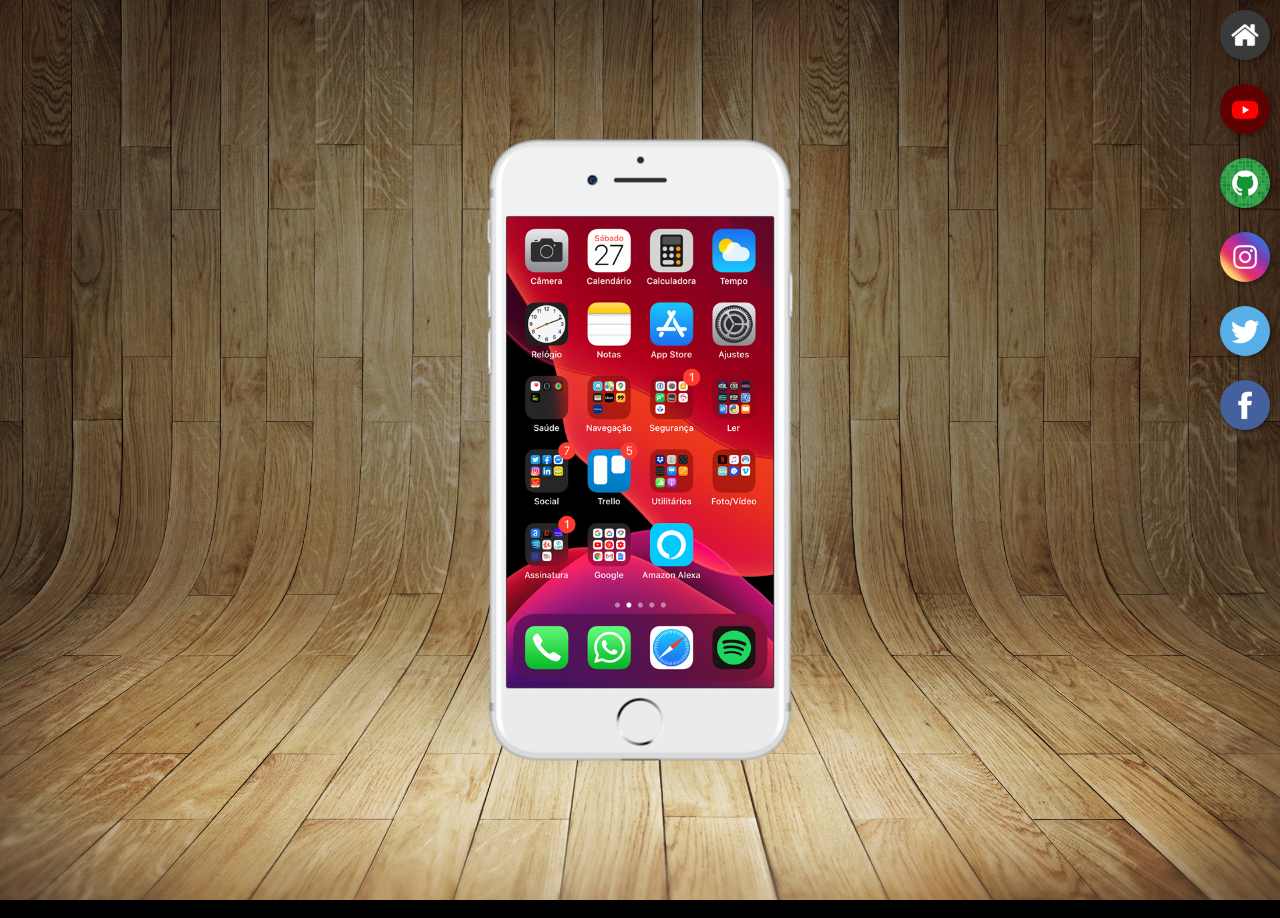
<file: index.html>
<!DOCTYPE html>
<html lang="pt-br">
<head>
    <meta charset="UTF-8">
    <meta name="viewport" content="width=device-width, initial-scale=1.0">
    <title>Porjeto redes Sociais</title>
    <link rel="shortcut icon" href="favicon.ico" type="image/x-icon">
    <link rel="stylesheet" href="estilos/style.css">
</head>
<body>
    <main>
        <section id="telefone">
            <iframe name="tela" id="tela" src="home.html" frameborder="0">
                Navegador não é compativel com isso!
            </iframe>
        </section>
        <section id="redes-sociais">
            <a href="home.html" target="tela"><img src="imagens/logo-home.jpg" alt=""></a><br>
            <a href="youtube.html" target="tela"><img src="imagens/logo-youtube.jpg" alt=""></a><br>
            <a href="github.html" target="tela"><img src="imagens/logo-github.jpg" alt=""></a><br>
            <a href="instagram.html" target="tela"><img src="imagens/logo-instagram.jpg" alt=""></a><br>
            <a href="twitter.html" target="tela"><img src="imagens/logo-twitter.jpg" alt=""></a><br>
            <a href="facebook.html" target="tela"><img src="imagens/logo-facebook.jpg" alt=""></a><br>
        </section>
    </main>
</body>
</html><br>
</file>
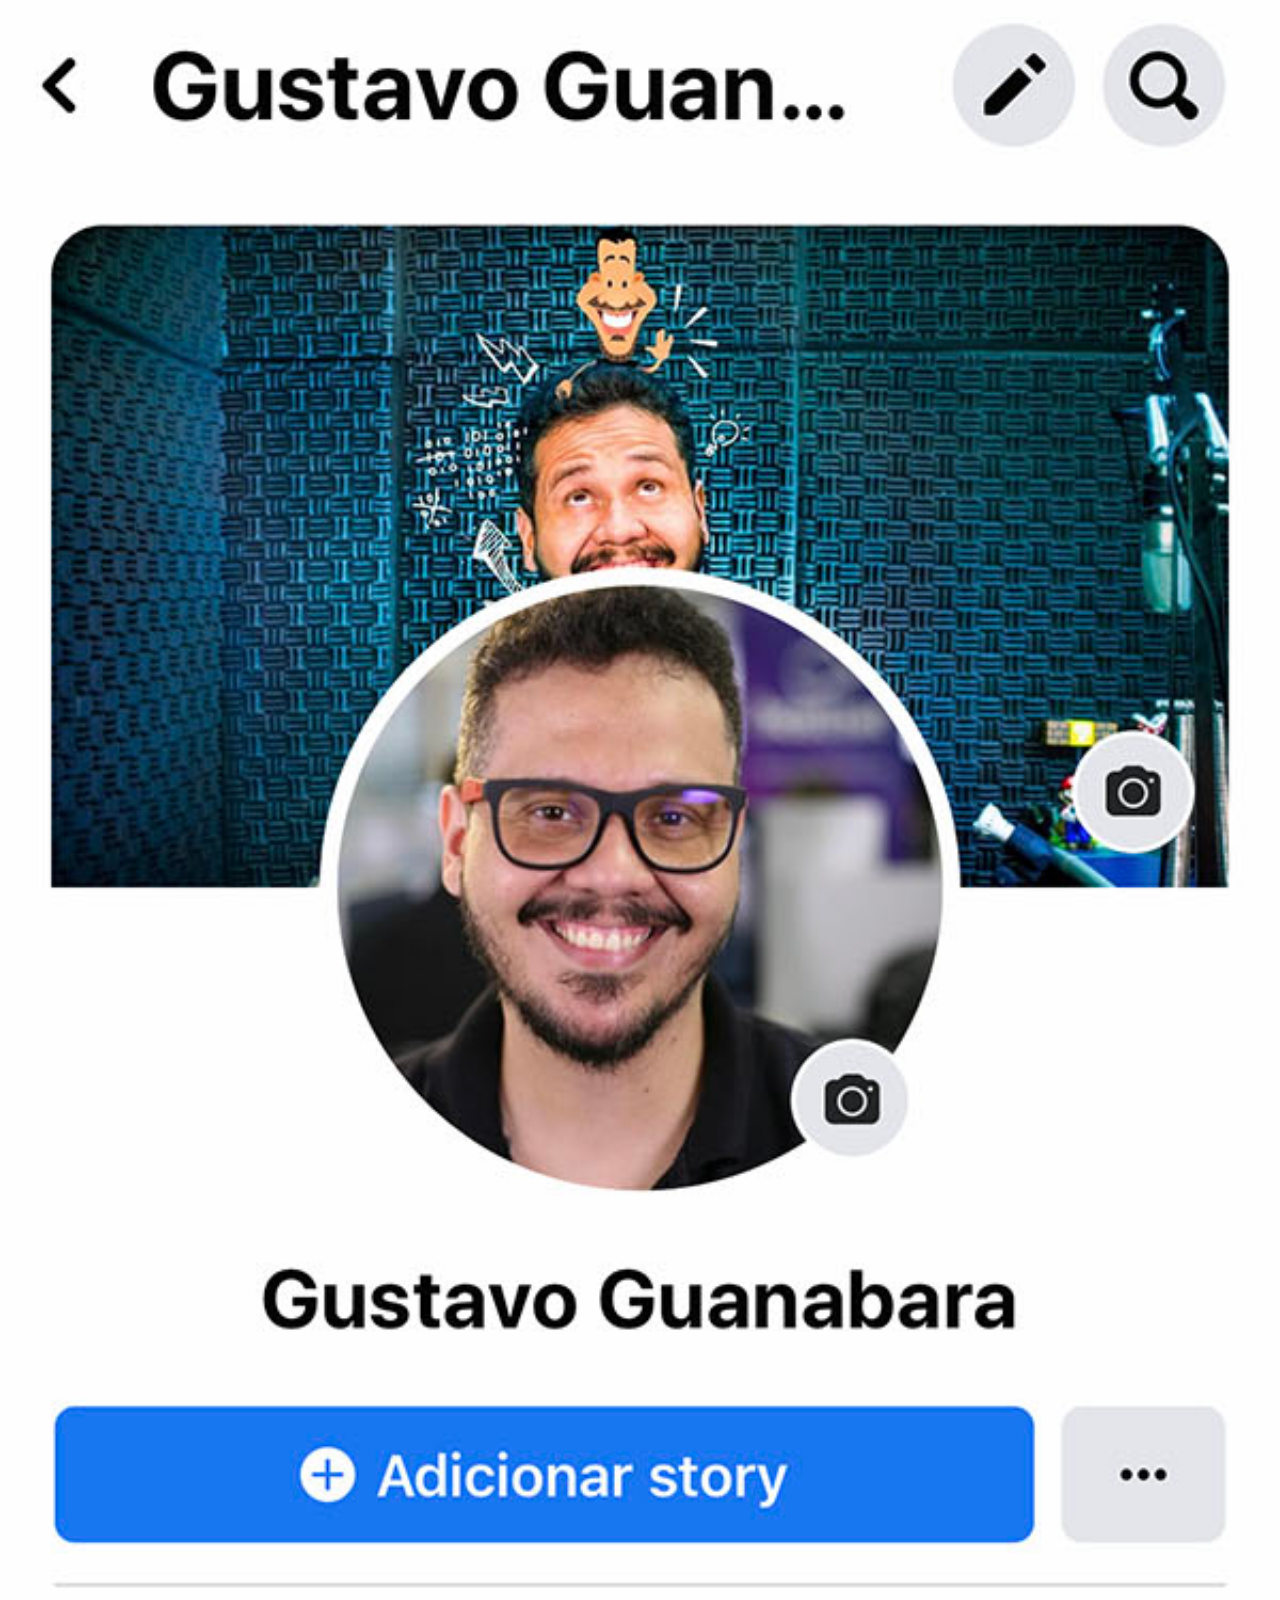
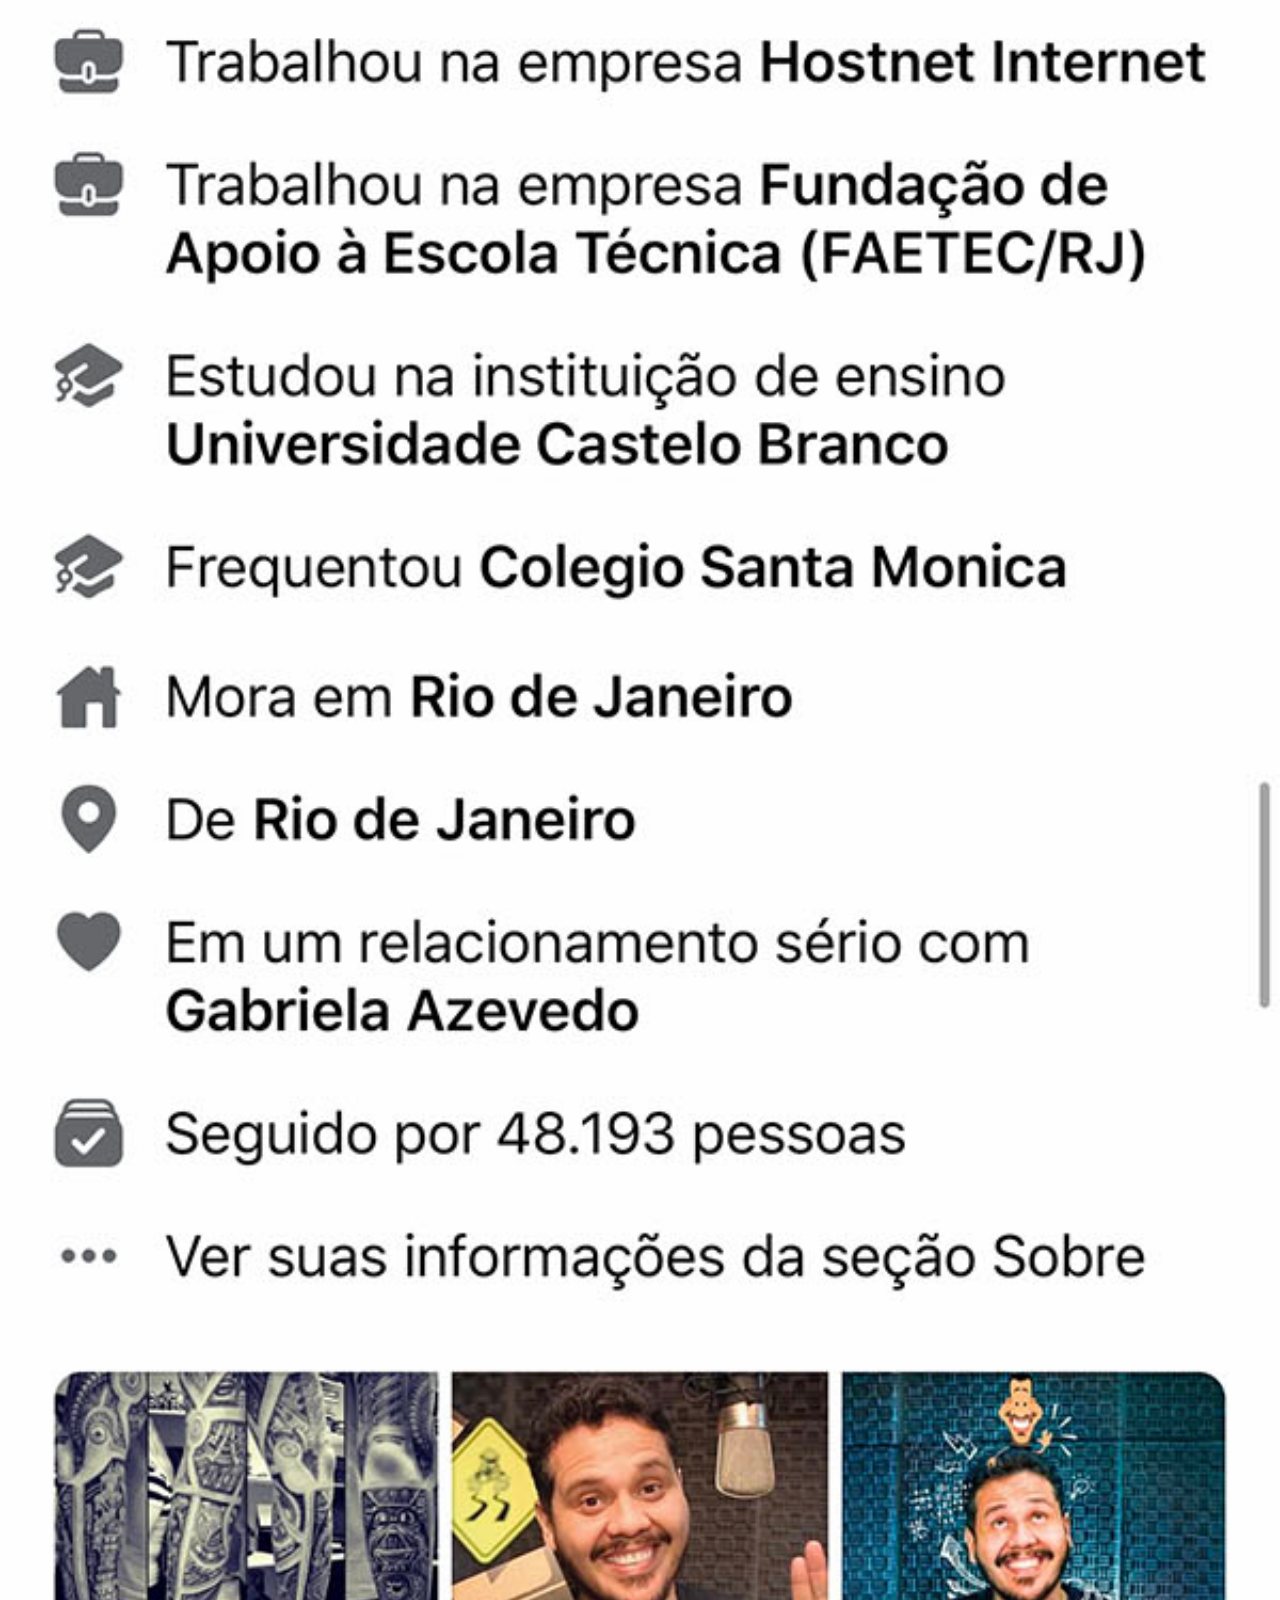
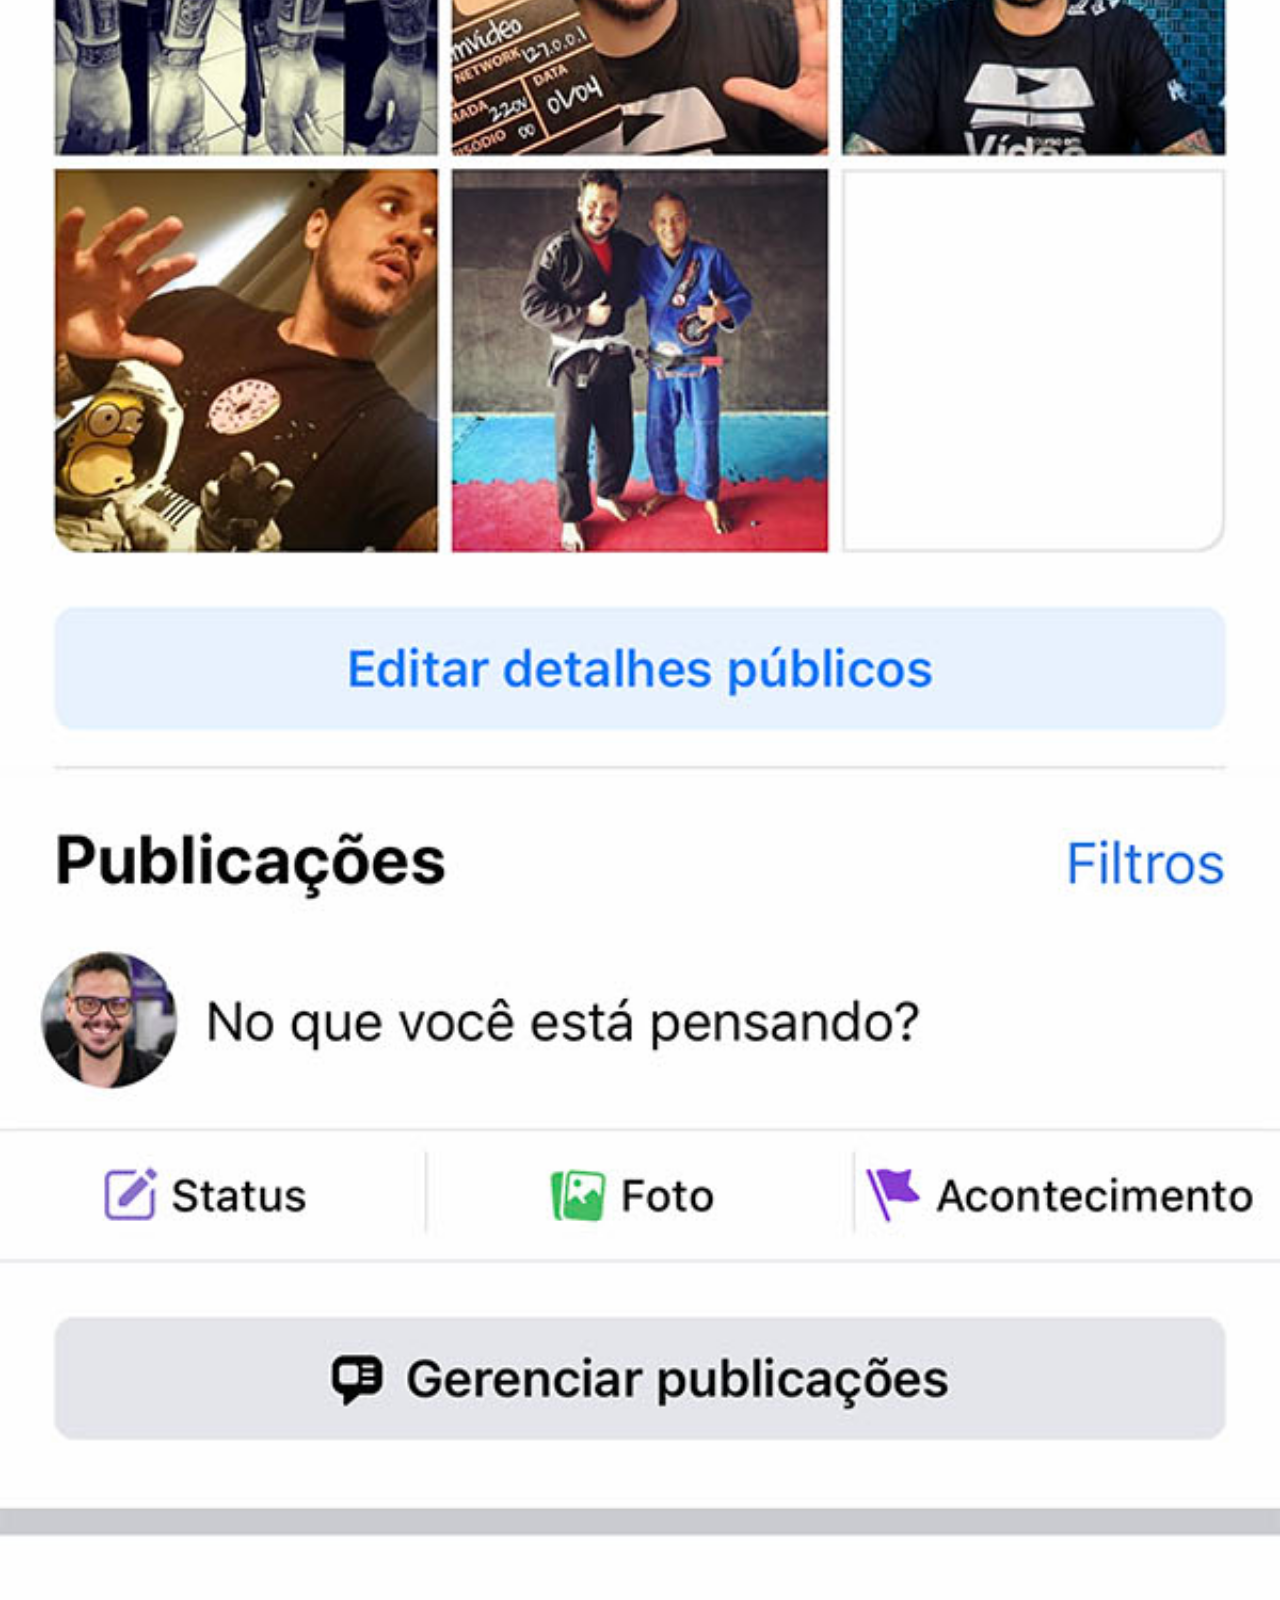
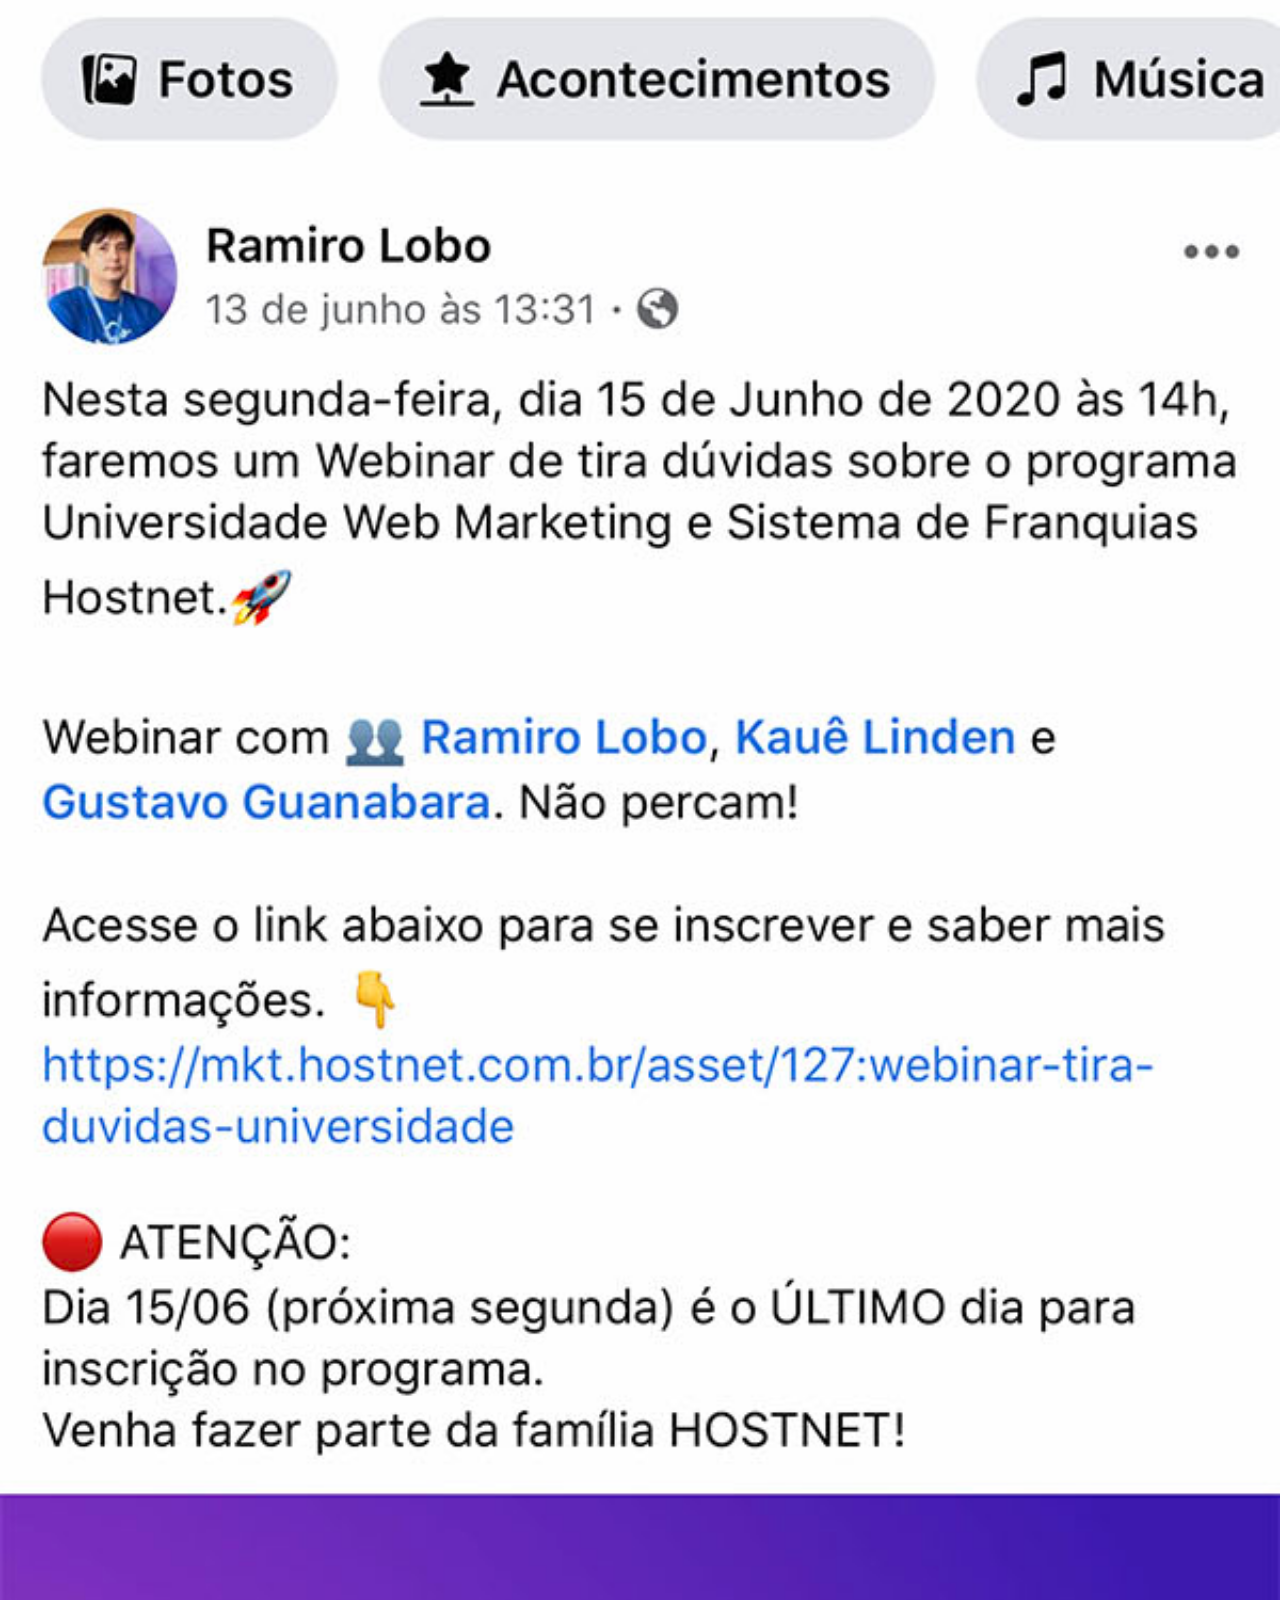
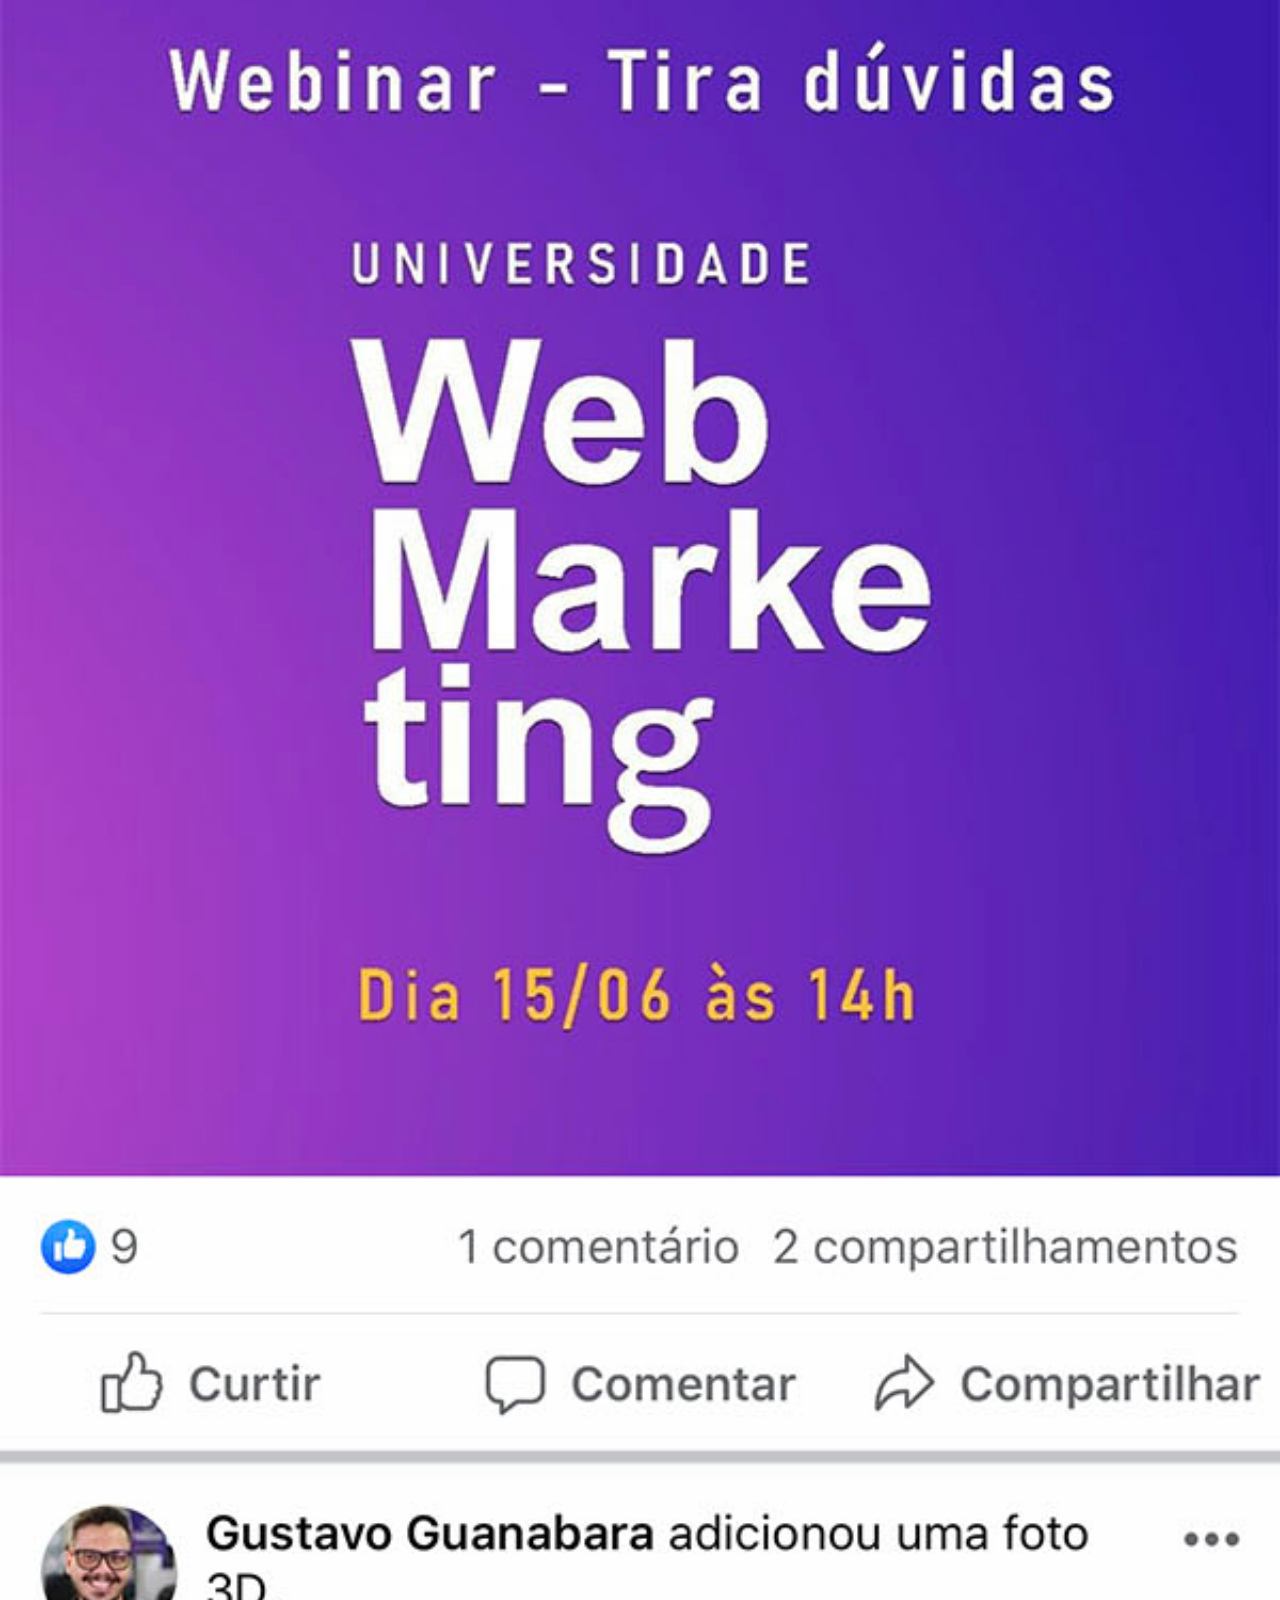
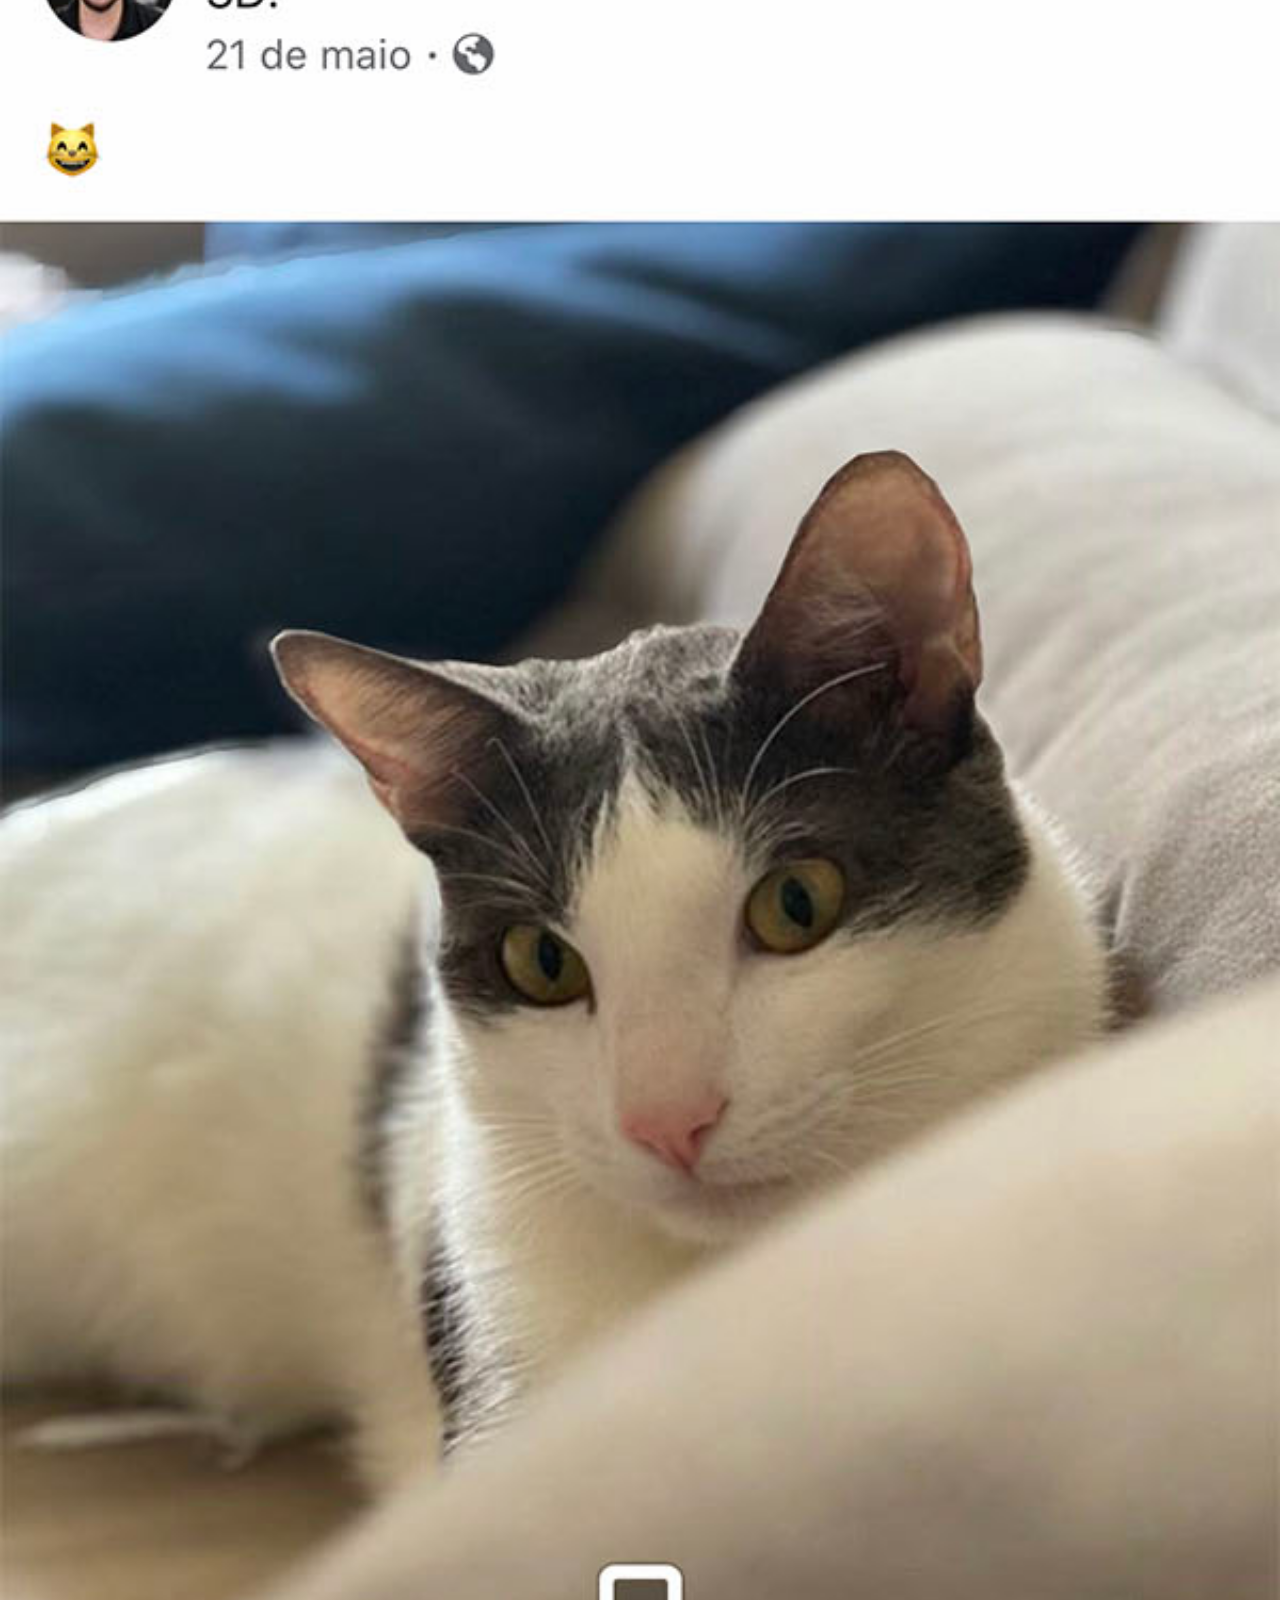
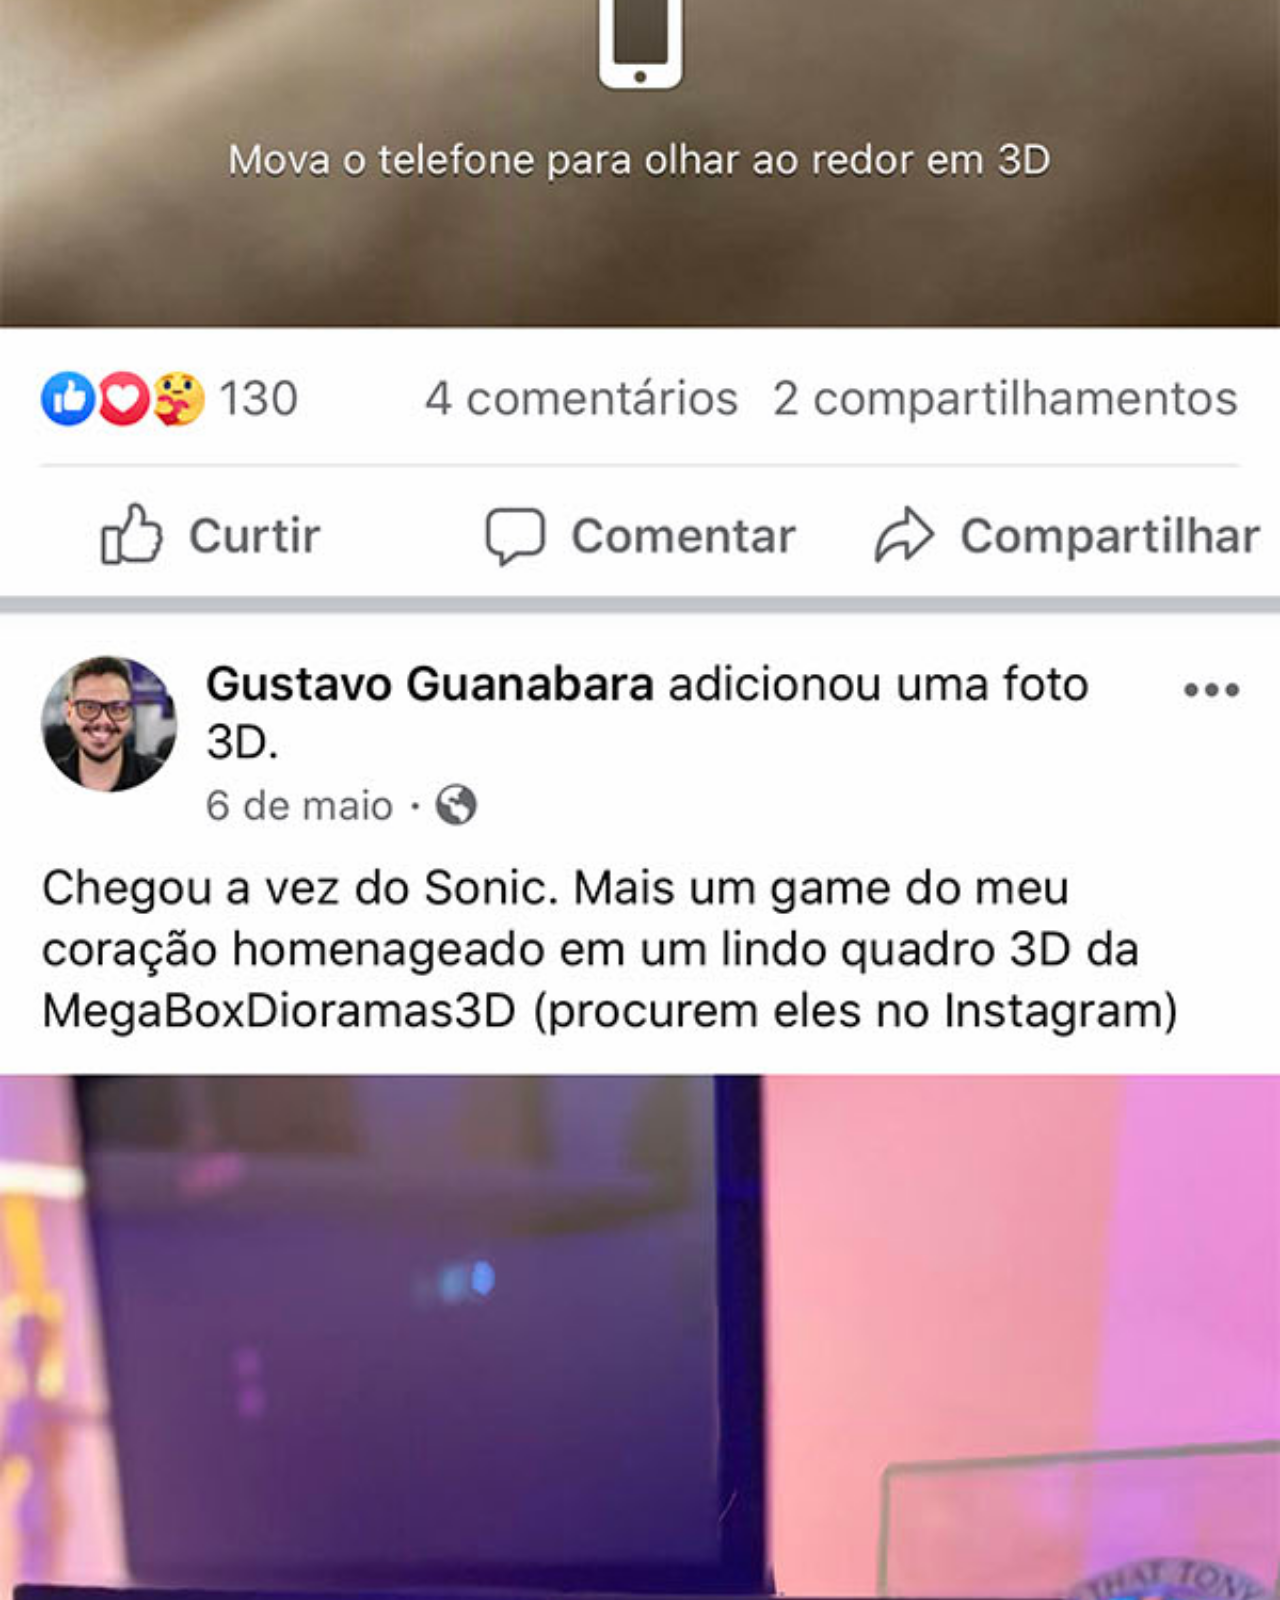
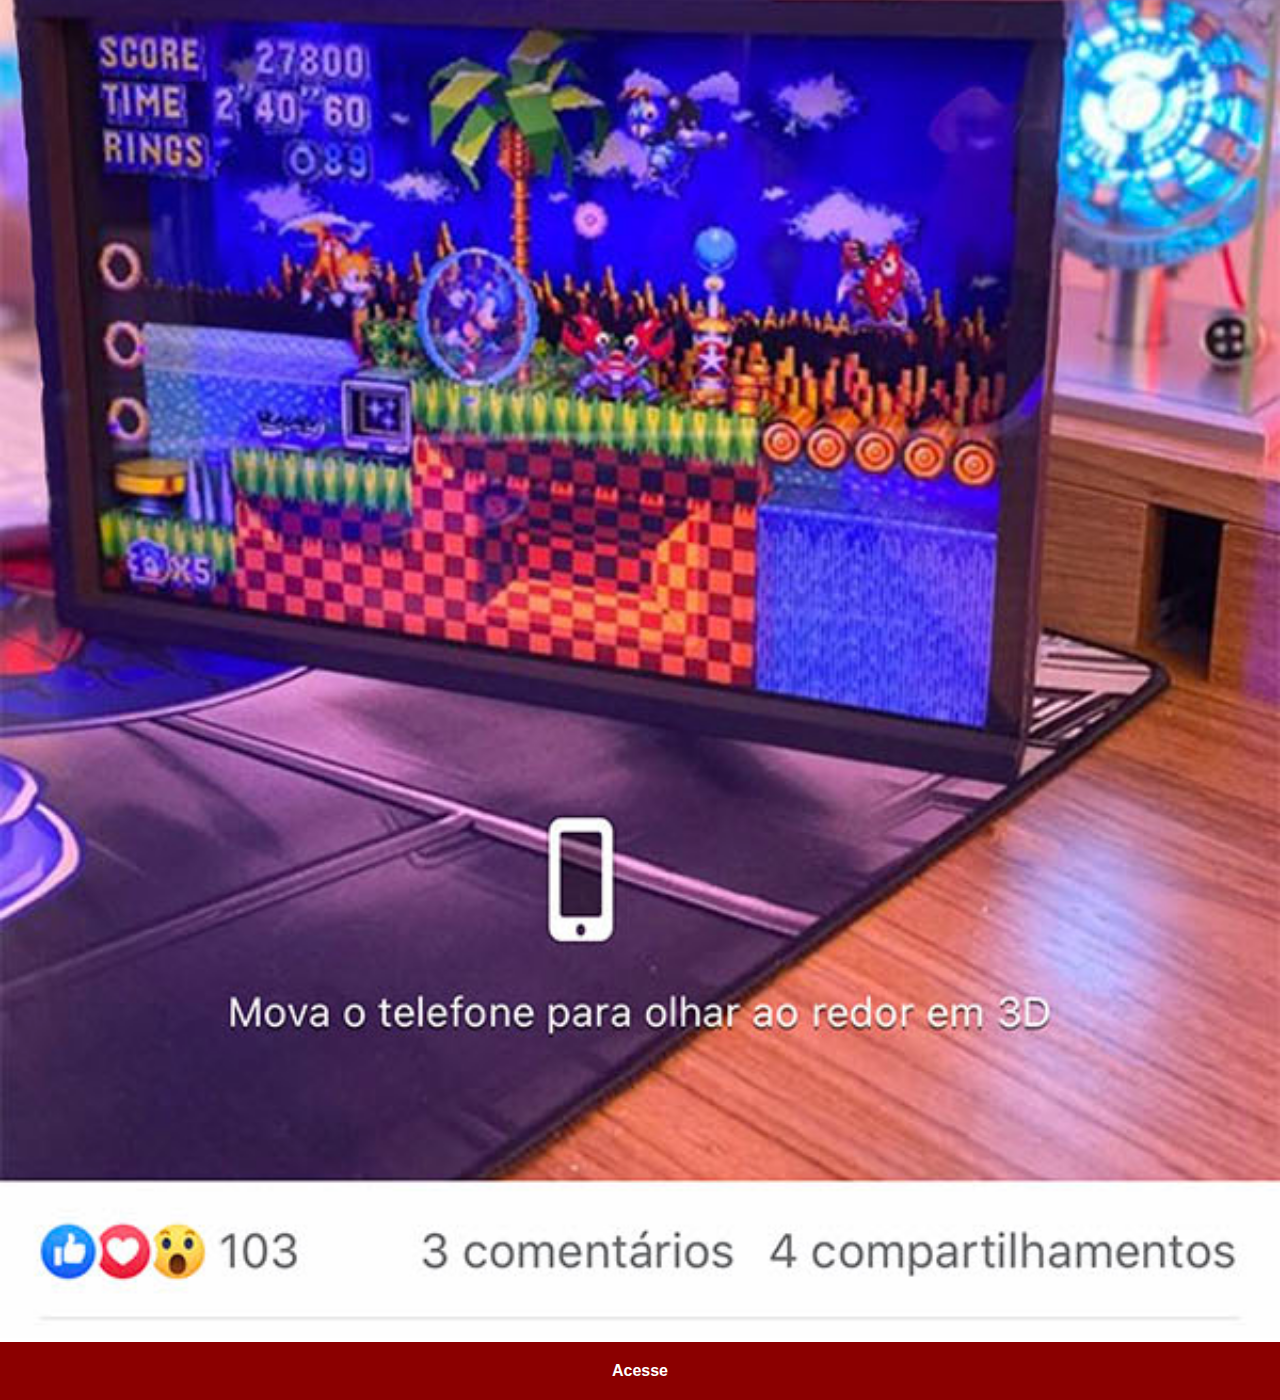
<file: facebook.html>
<!DOCTYPE html>
<html lang="pt-br">
<head>
    <meta charset="UTF-8">
    <meta name="viewport" content="width=device-width, initial-scale=1.0">
    <title>Facebook</title>
    <link rel="stylesheet" href="estilos/social.css">
</head>
<body>
    <img src="imagens/tela-facebook.jpg" alt="">
    <a href="https://www.facebook.com/gustavoguanabara" target="_blank">Acesse</a>
</body>
</html>
</file>
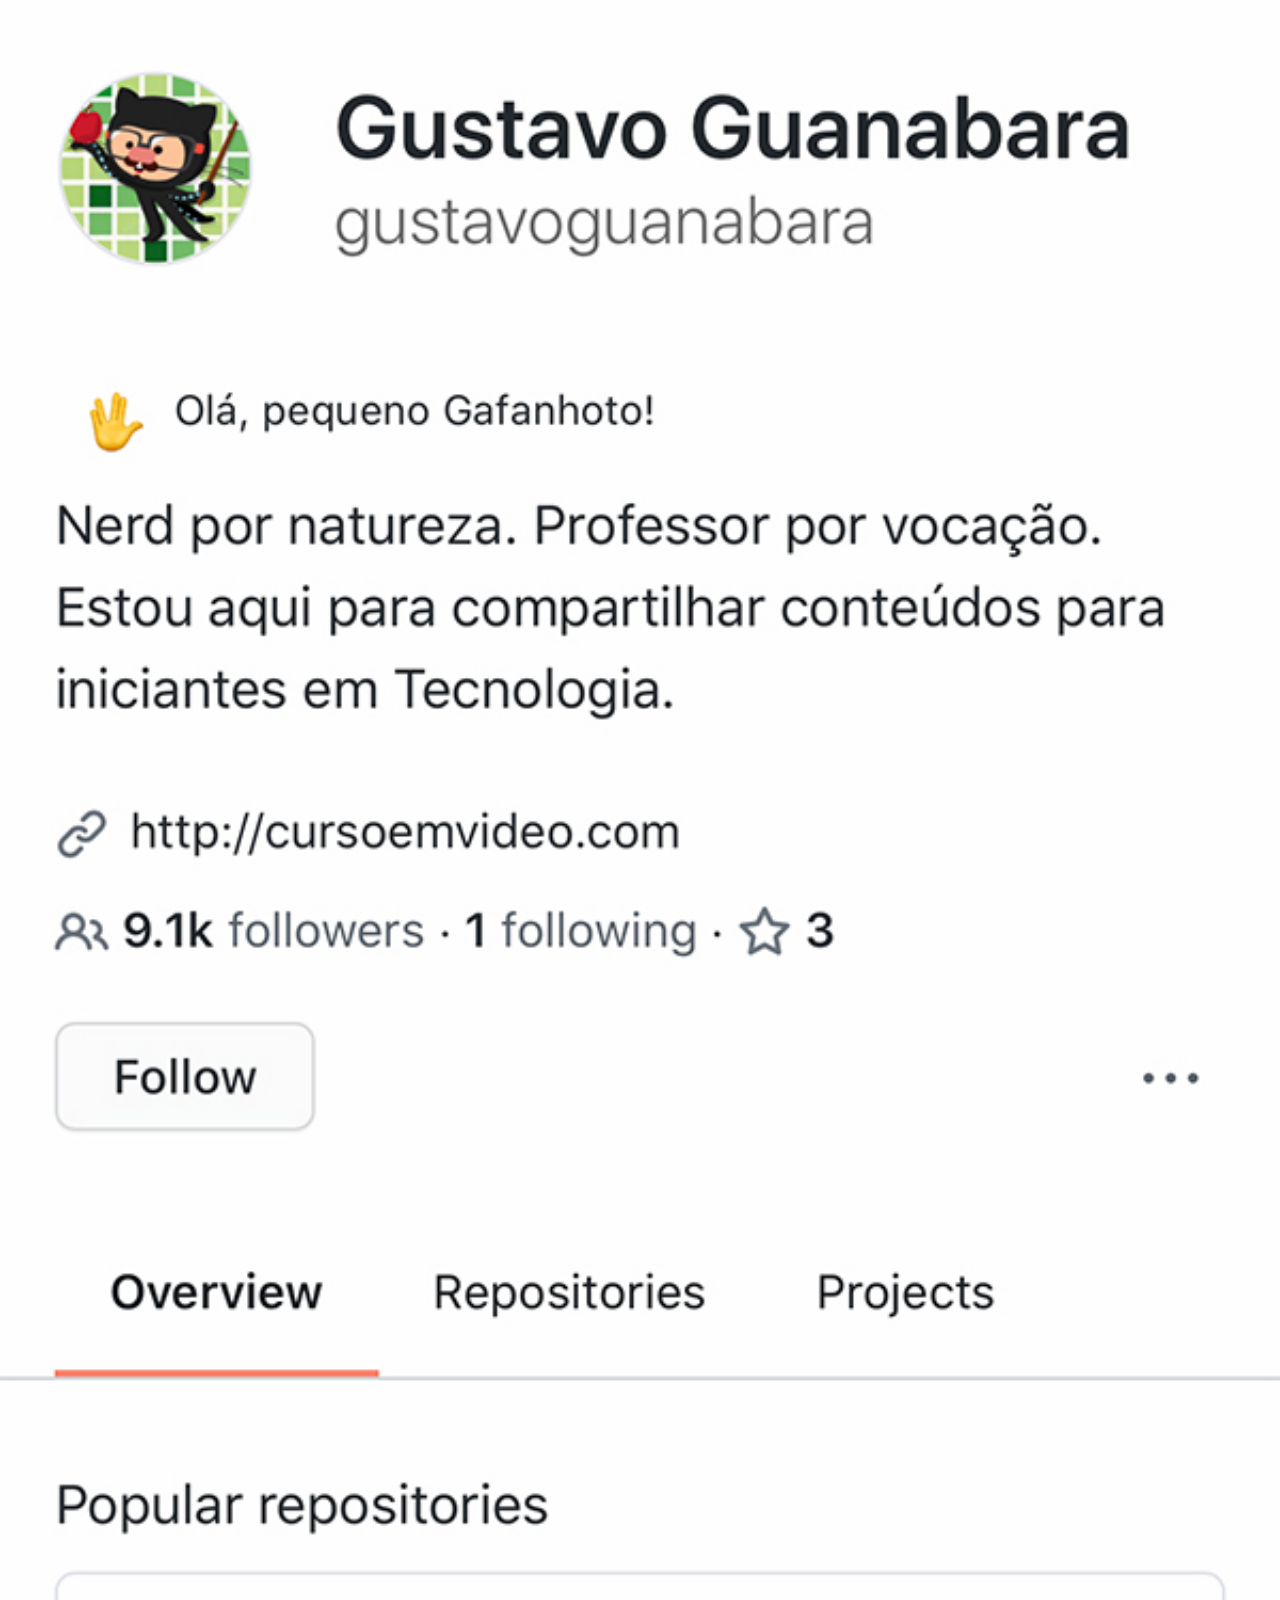
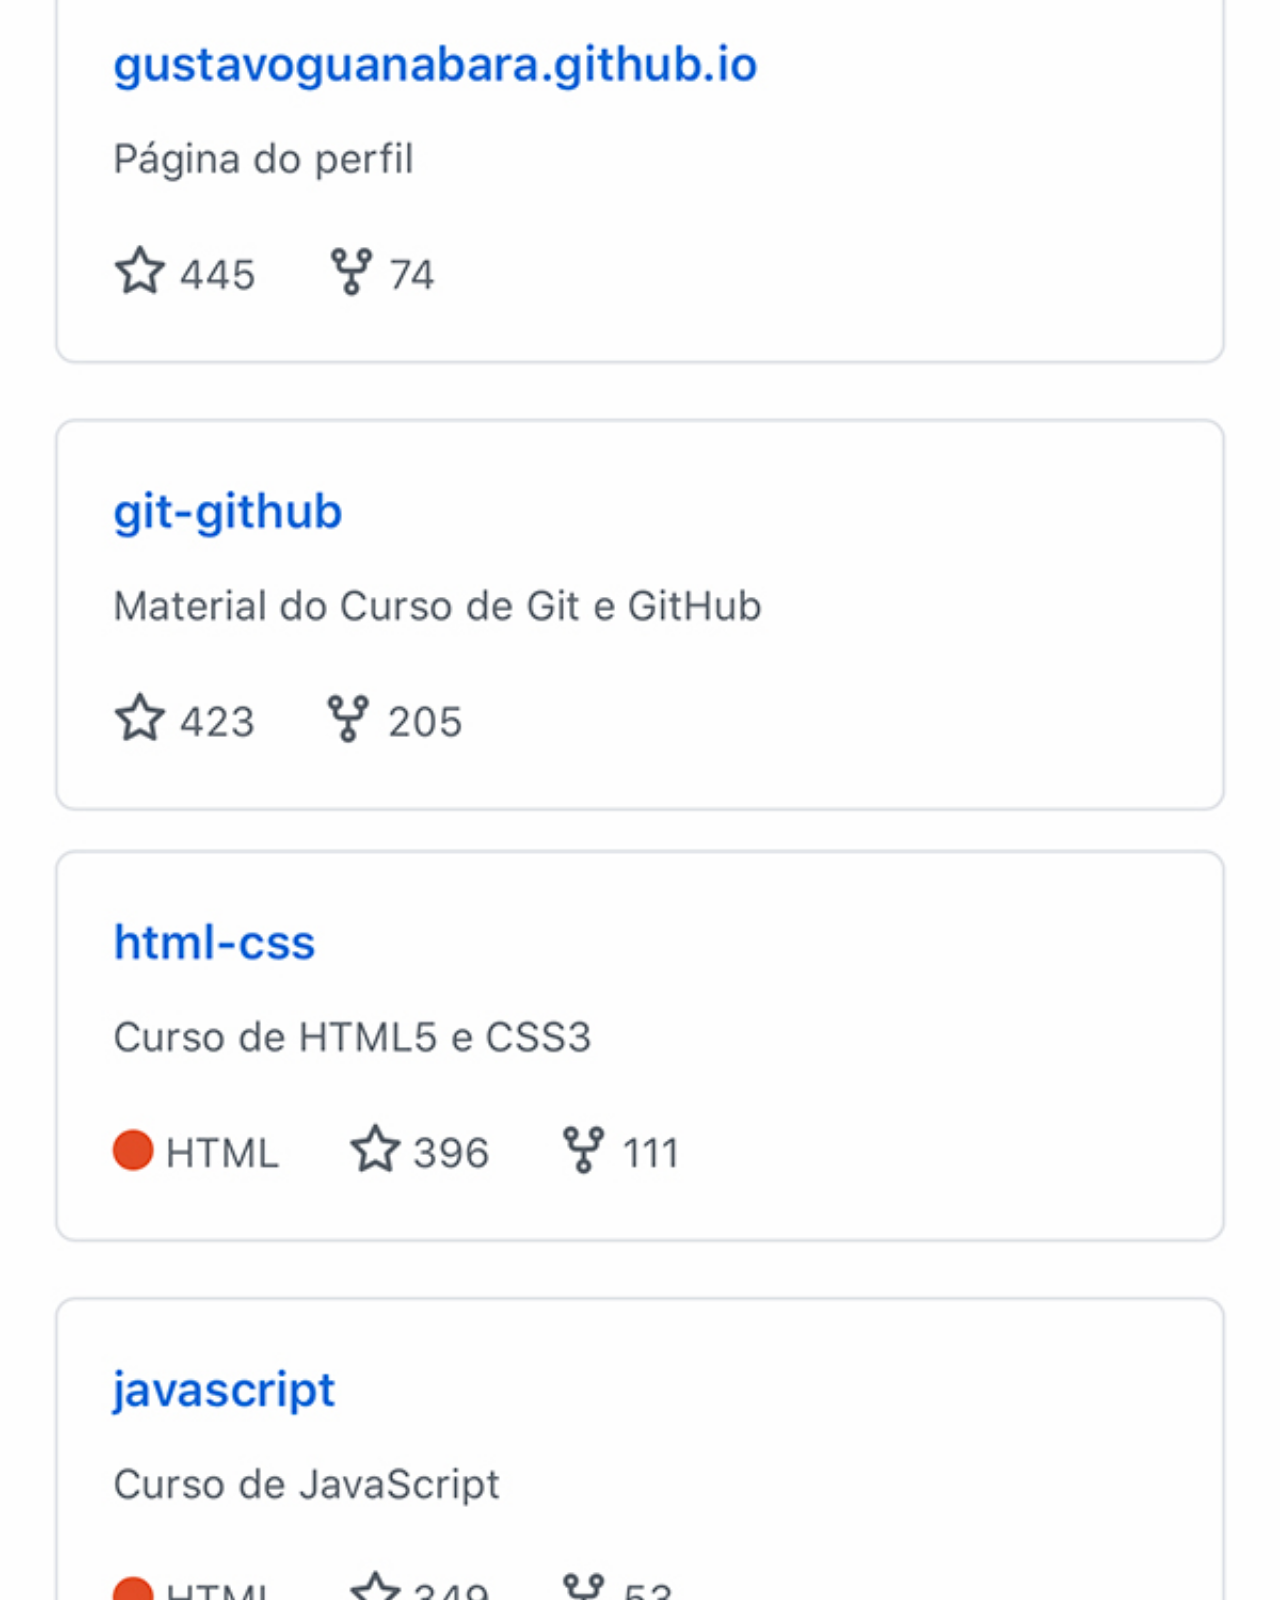
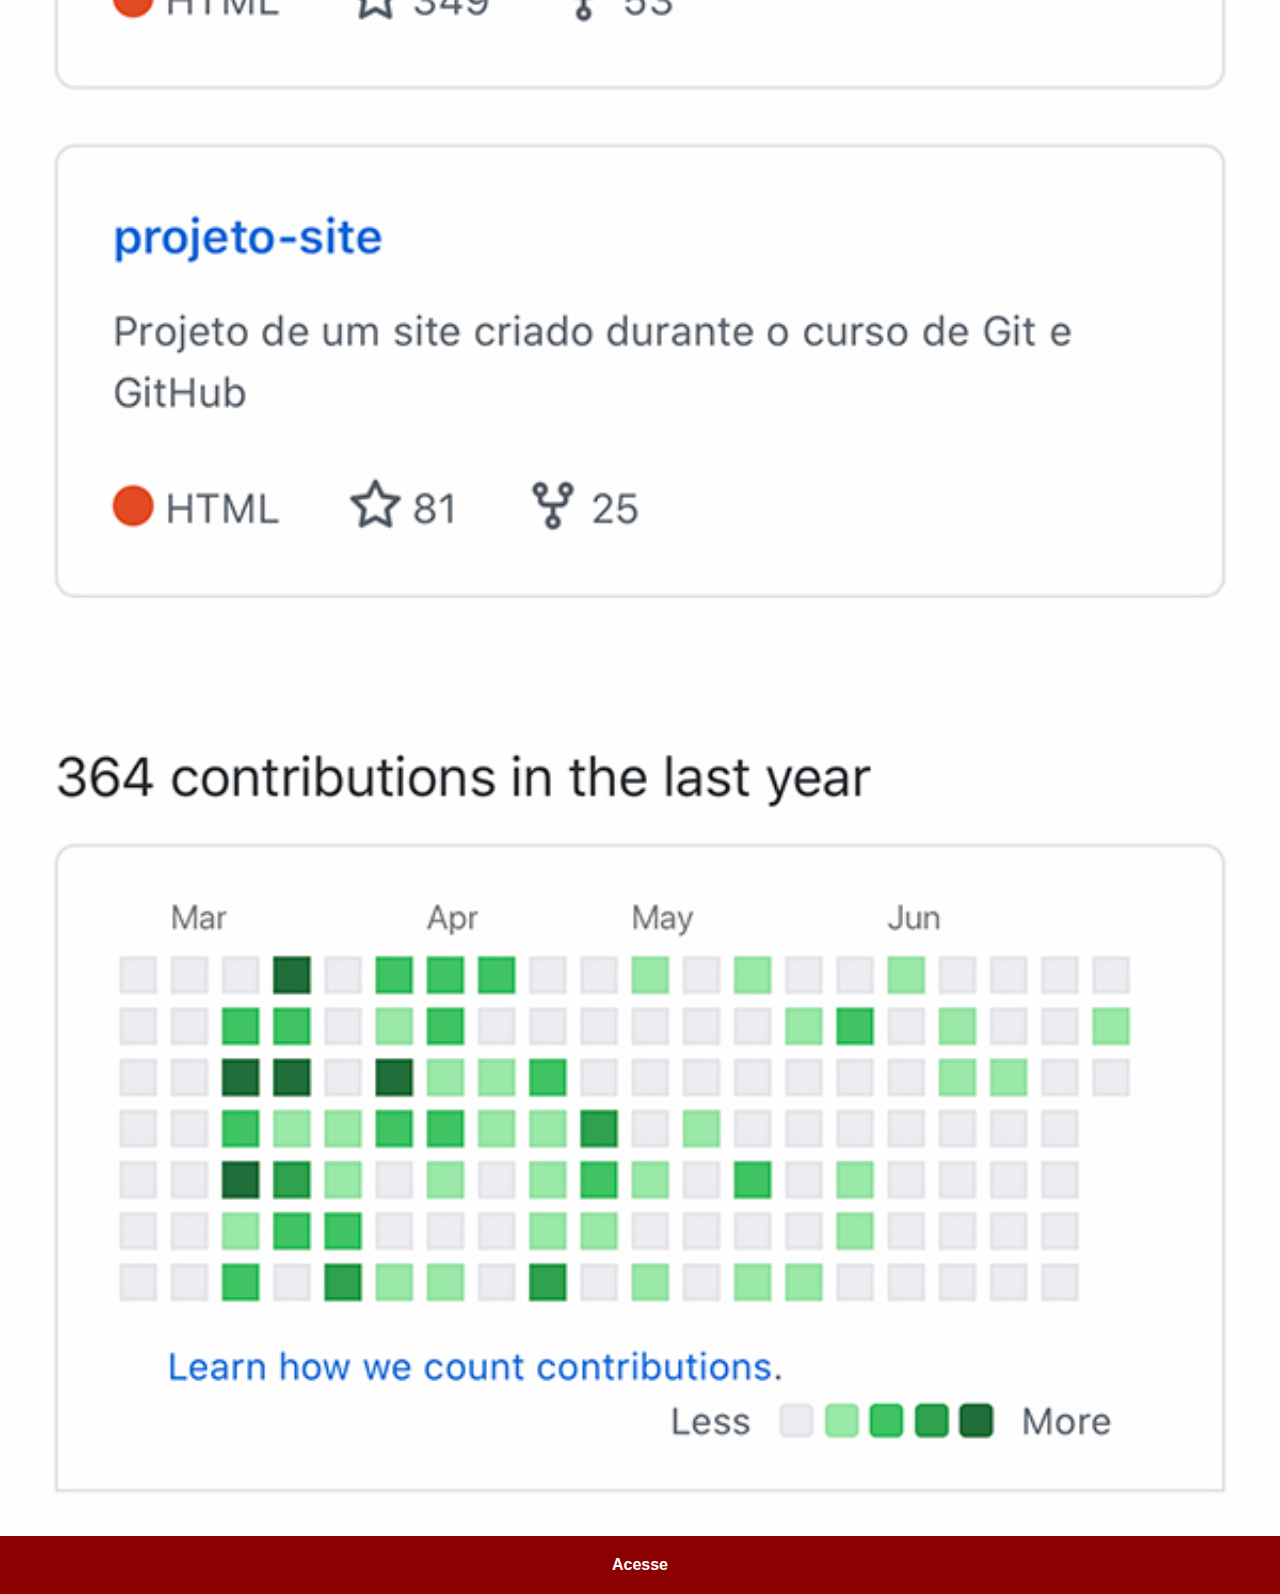
<file: github.html>
<!DOCTYPE html>
<html lang="pt-br">
<head>
    <meta charset="UTF-8">
    <meta name="viewport" content="width=device-width, initial-scale=1.0">
    <title>GitHub</title>
    <link rel="stylesheet" href="estilos/social.css">
</head>
<body>
    <img src="imagens/tela-github.jpg" alt="">
    <a href="https://github.com/gustavoguanabara" target="_blank">Acesse</a>
</body>
</html>
</file>
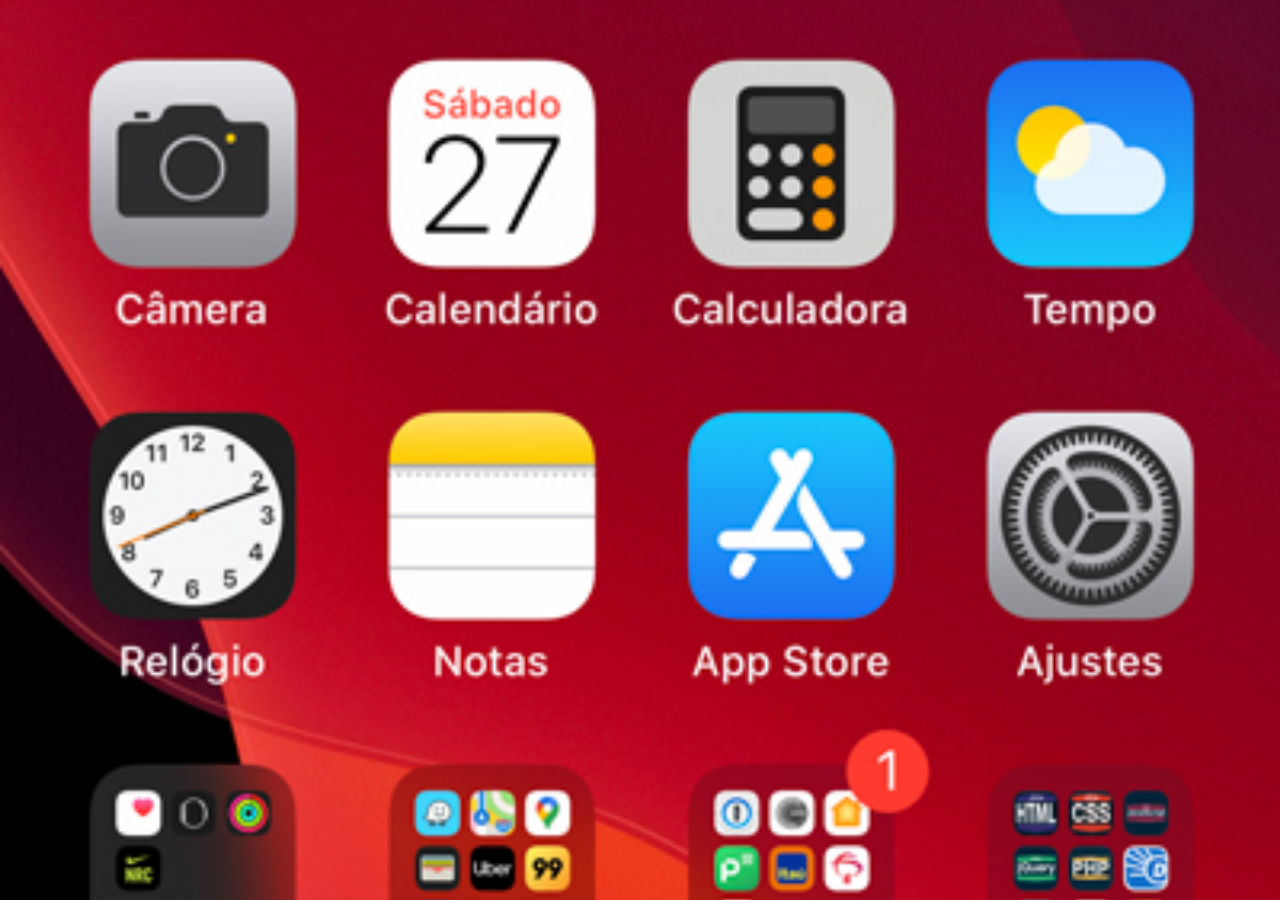
<file: home.html>
<!DOCTYPE html>
<html lang="pt-br">
<head>
    <meta charset="UTF-8">
    <meta name="viewport" content="width=device-width, initial-scale=1.0">
    <title>Home</title>
    <style>
        * {
            padding: 0%;
            margin: 0%;
        }

        body {
            width: 100vw;
            height: 100vh;
            background: black url('imagens/tela-home.jpg') no-repeat top center;
            background-size: cover;
        }
    </style>
</head>
<body>
    
</body>
</html>
</file>
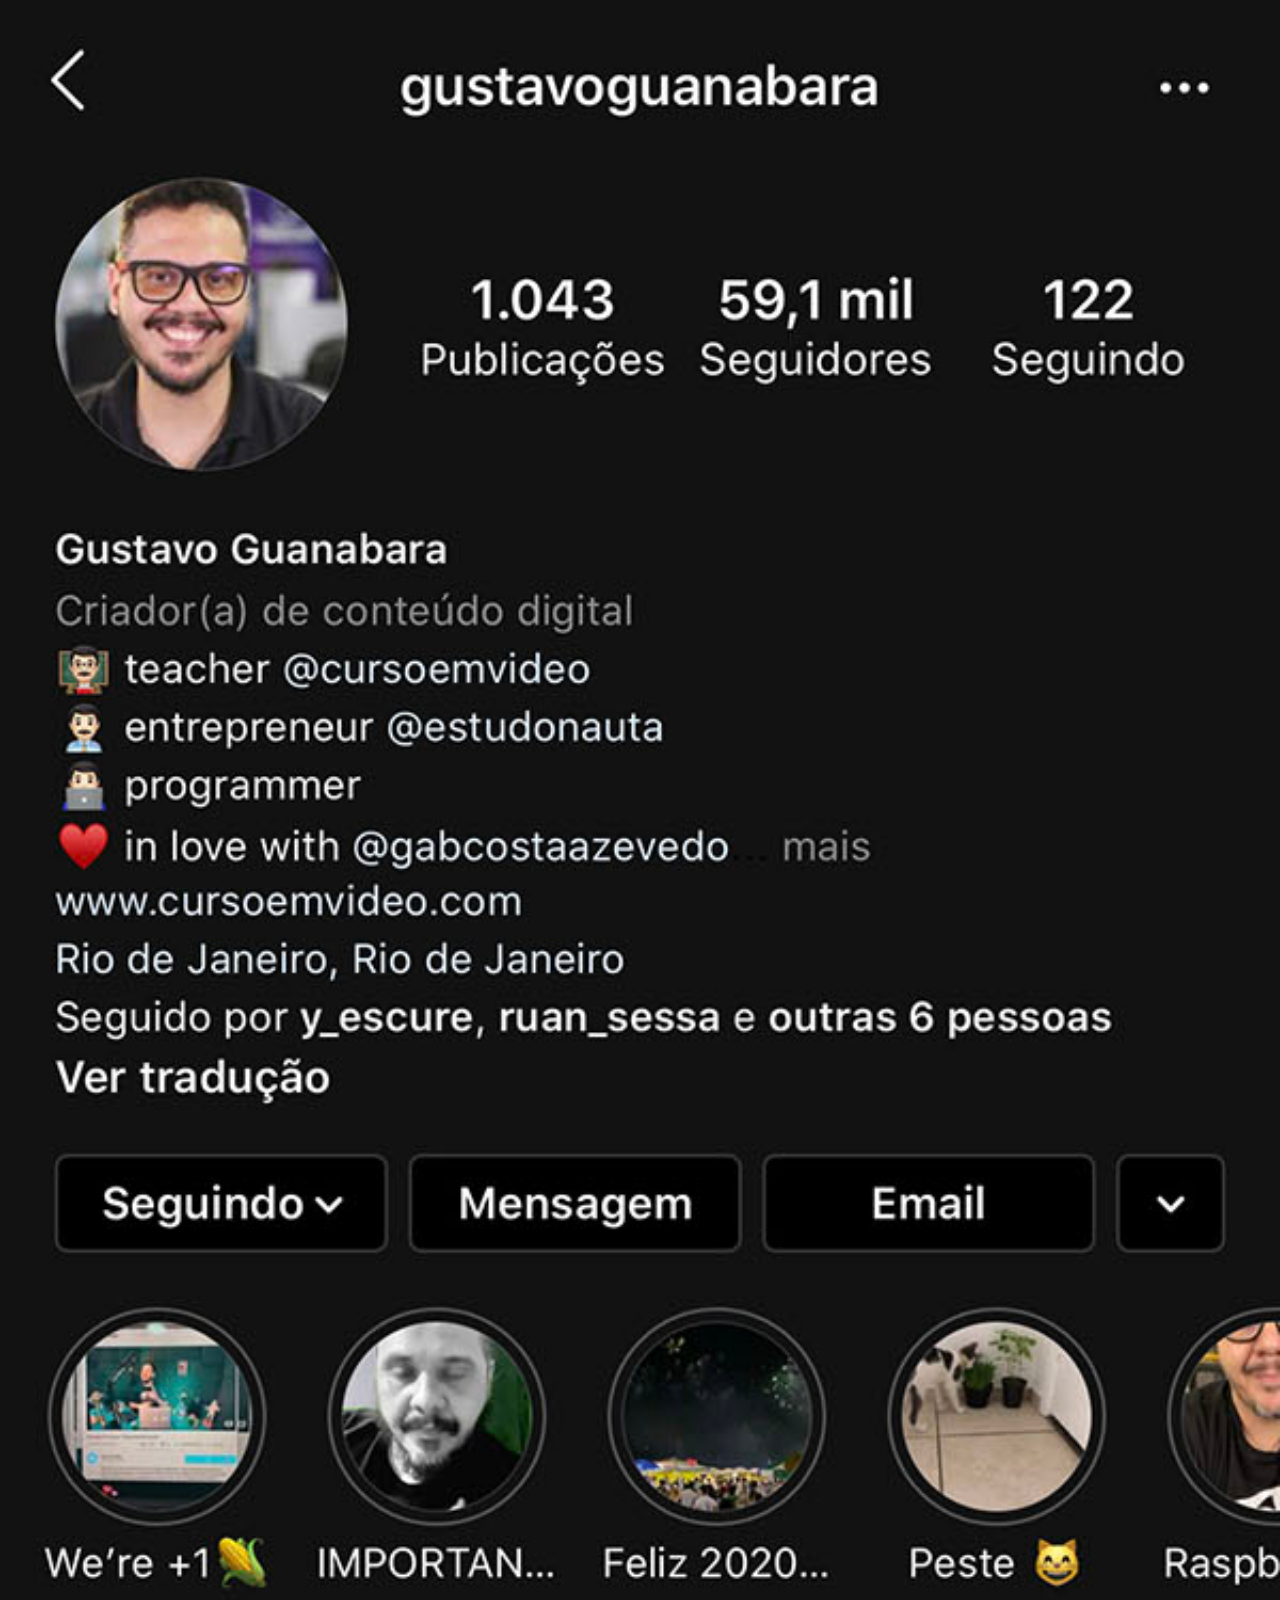
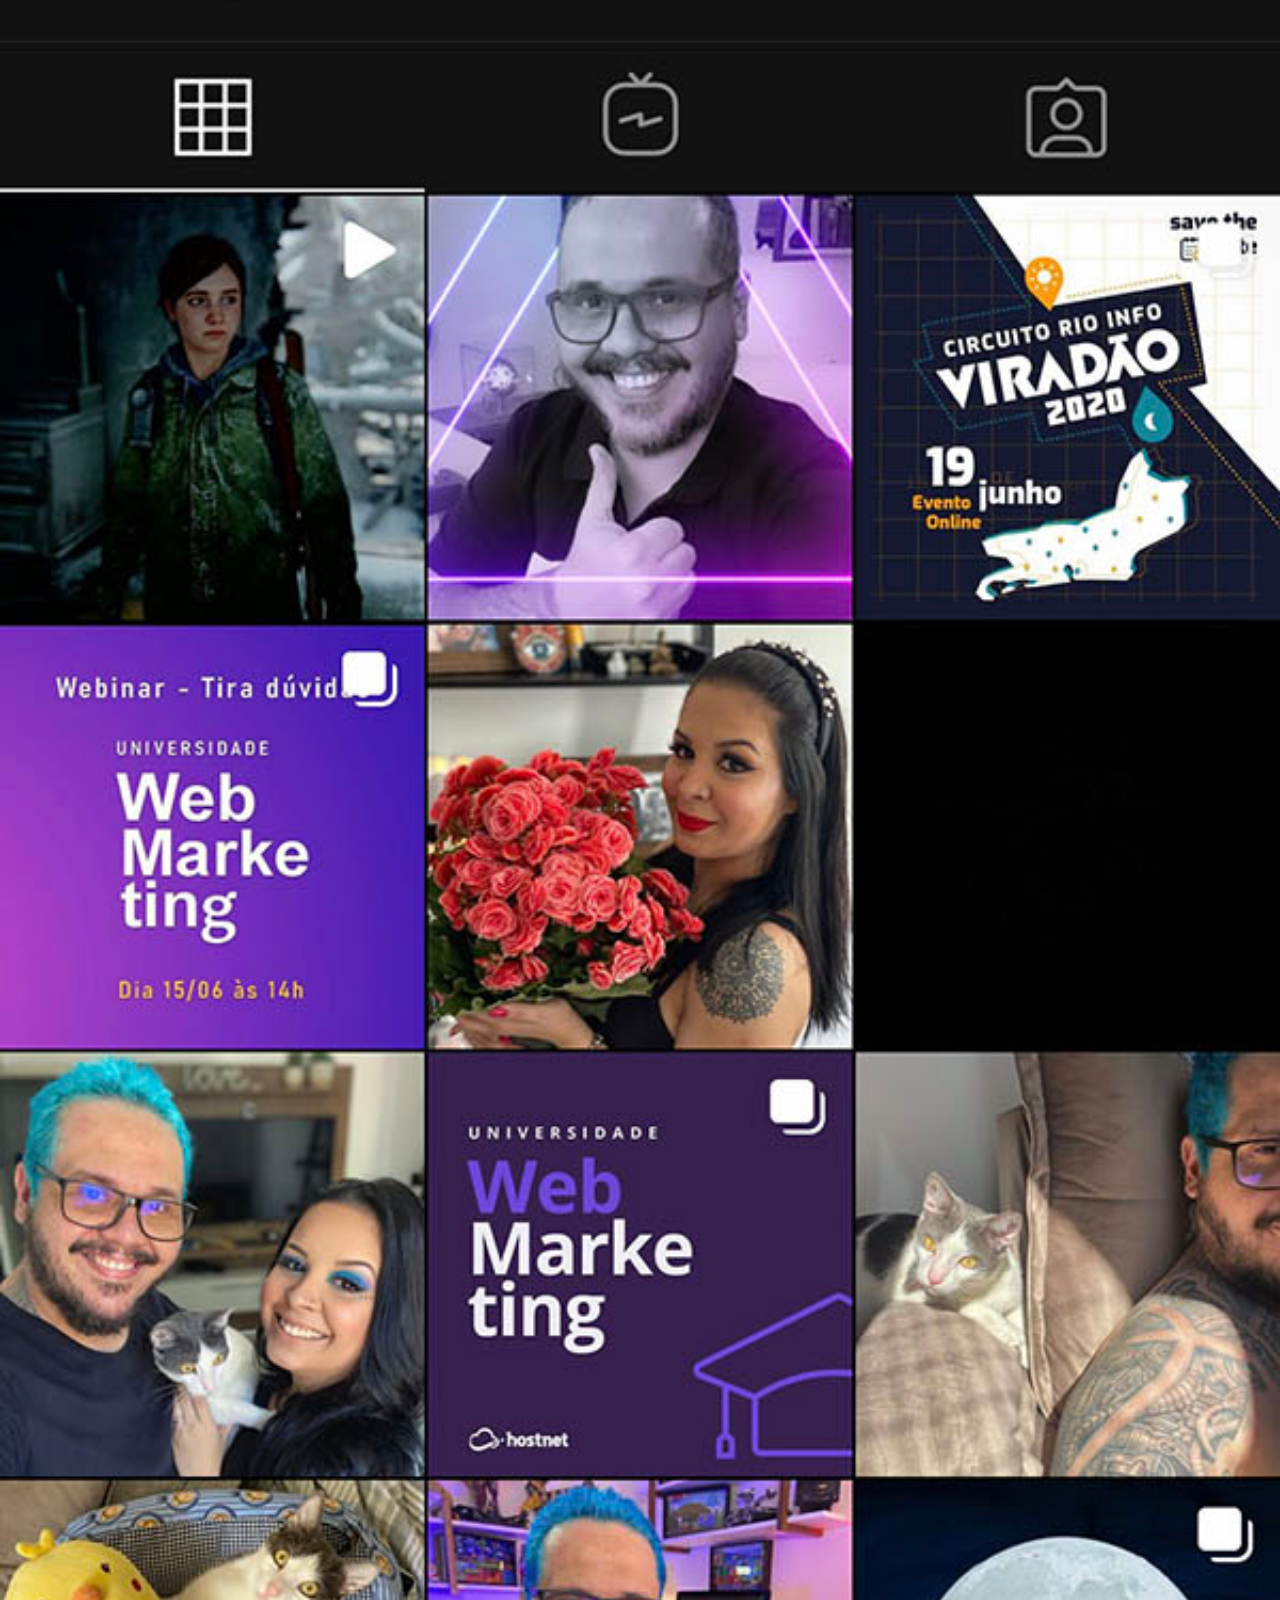
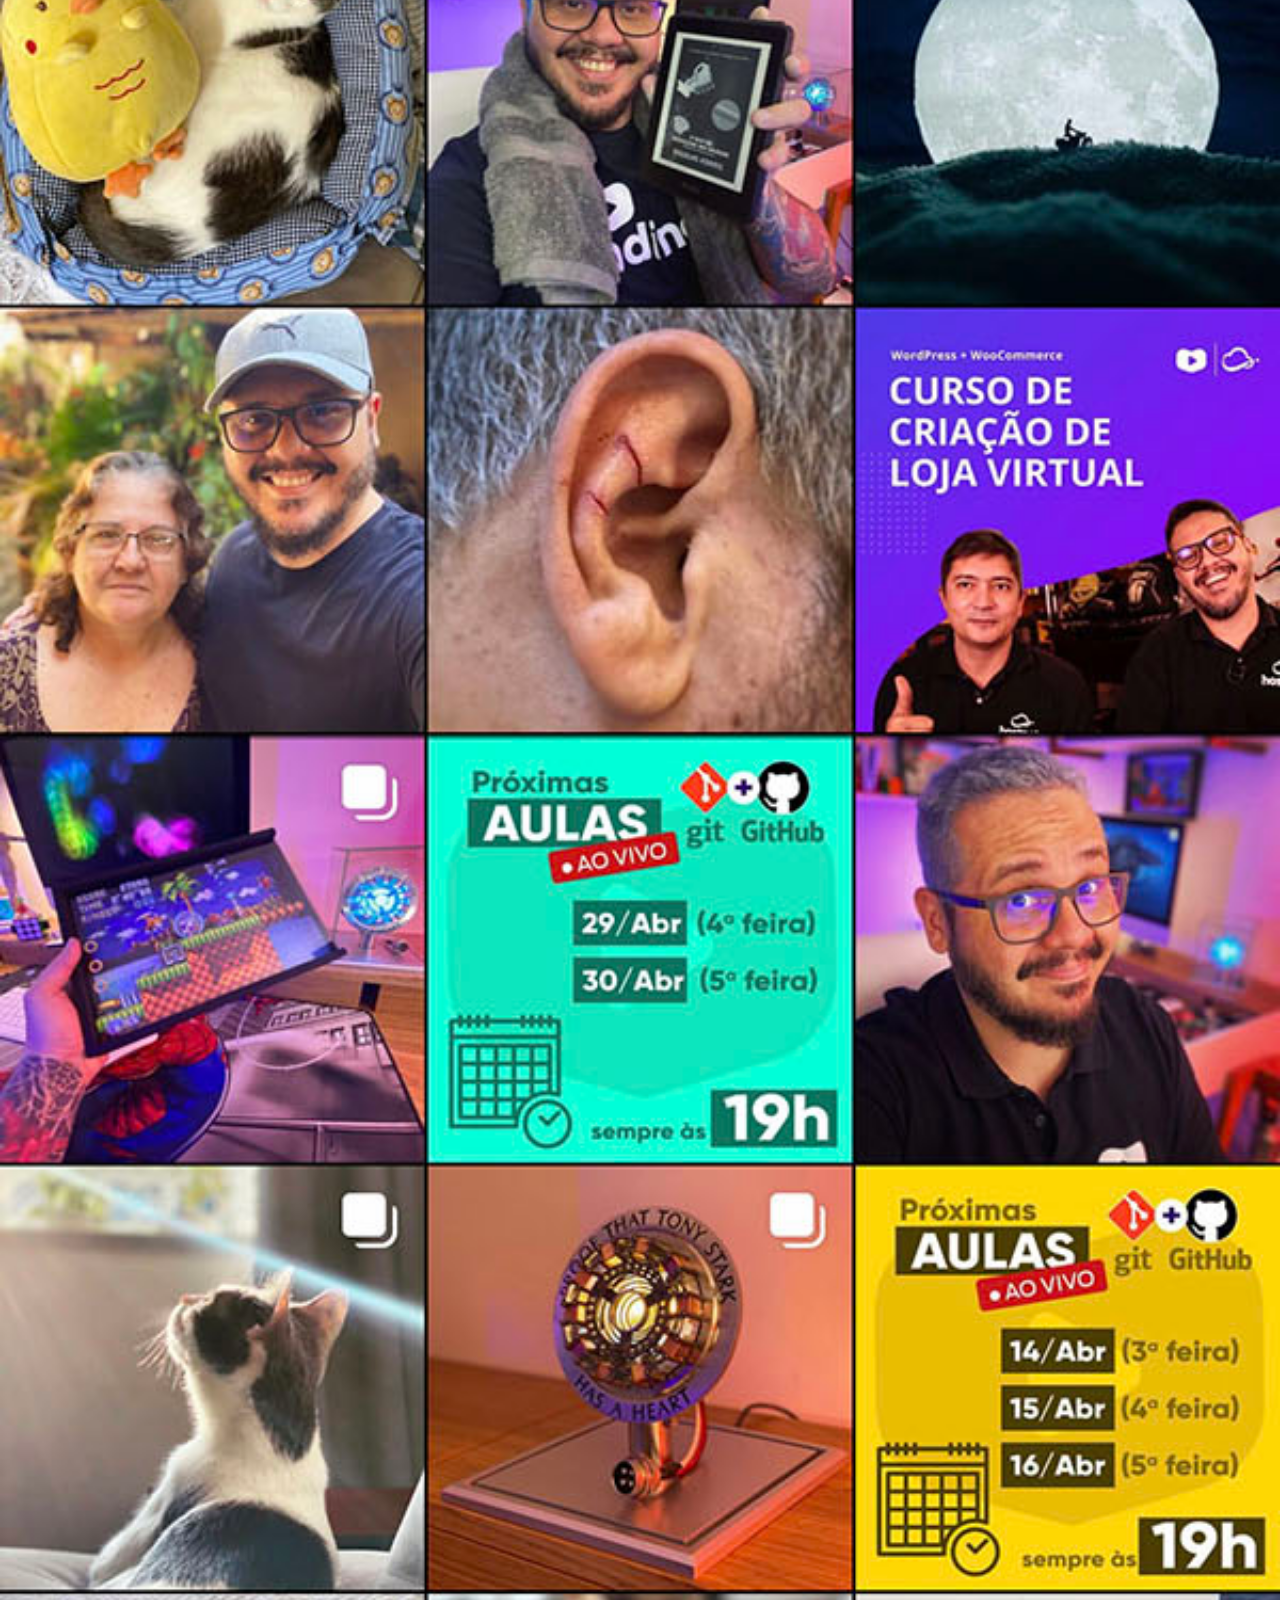
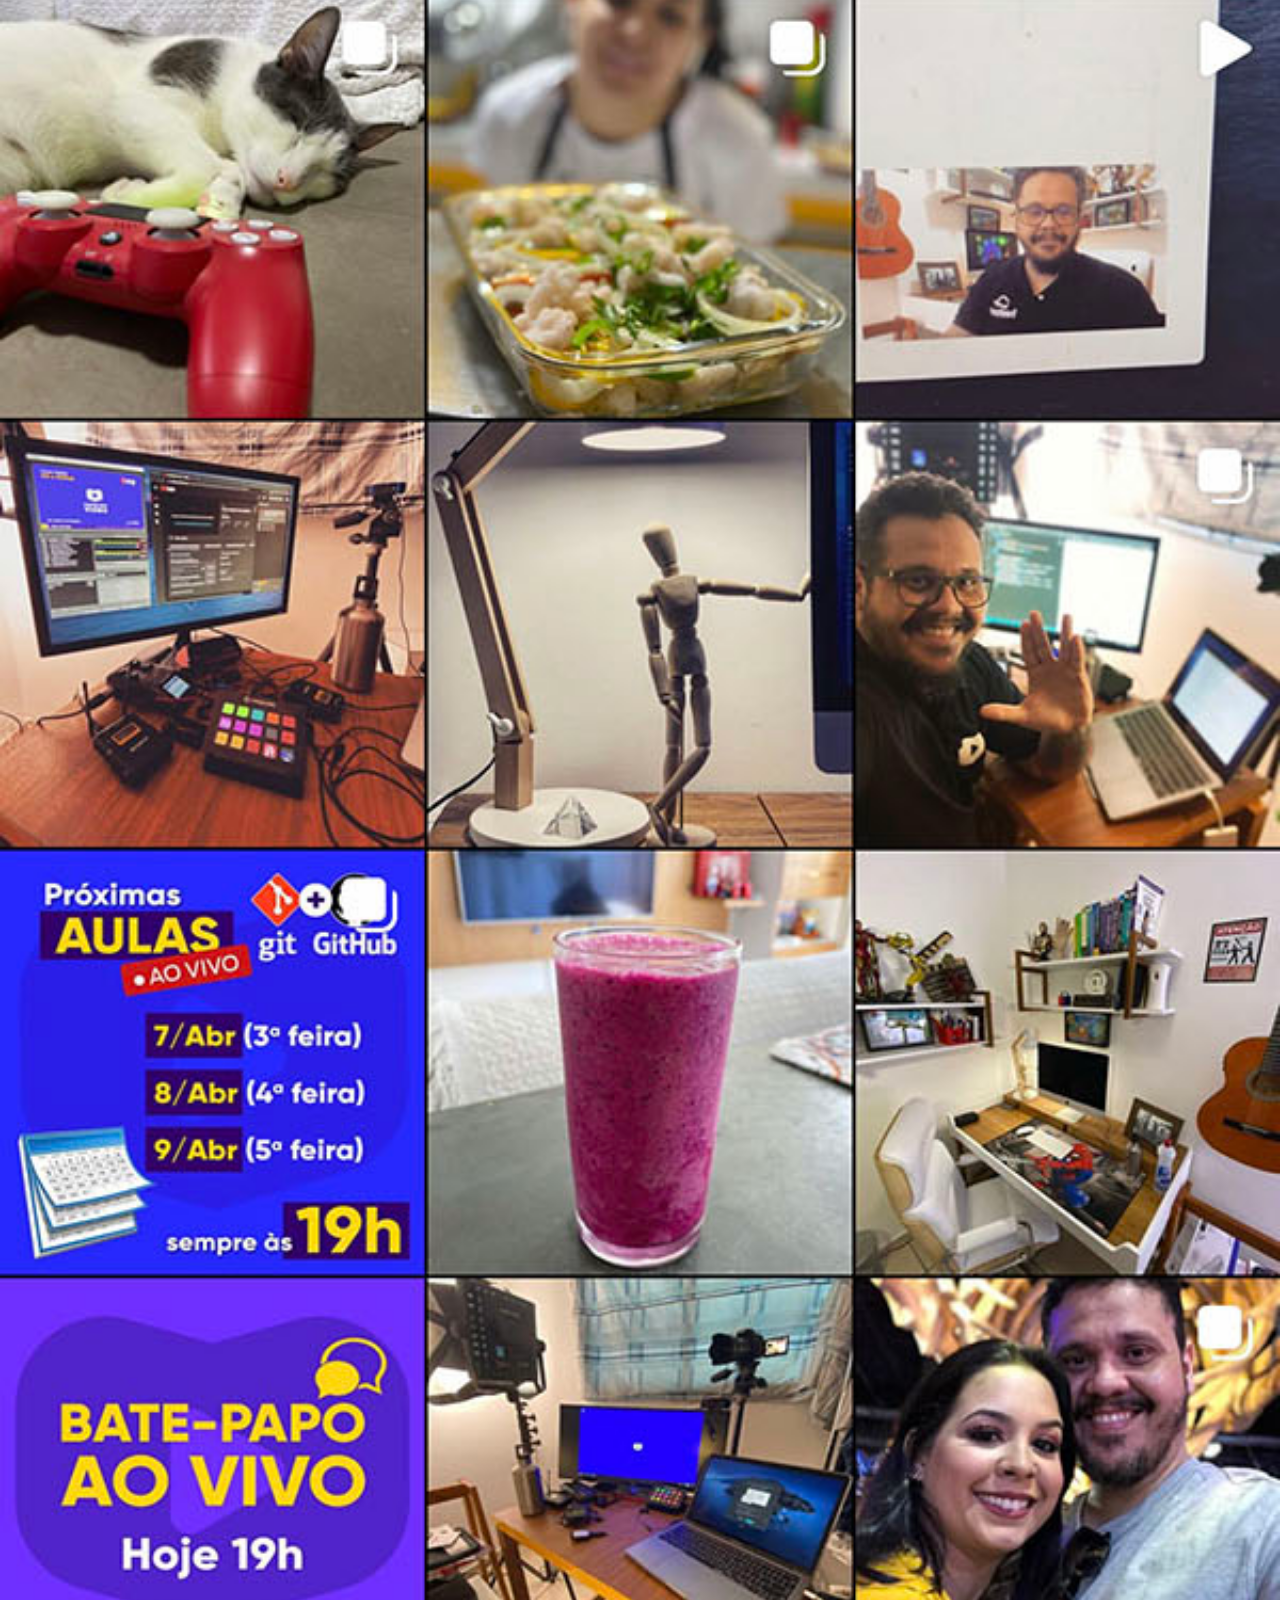
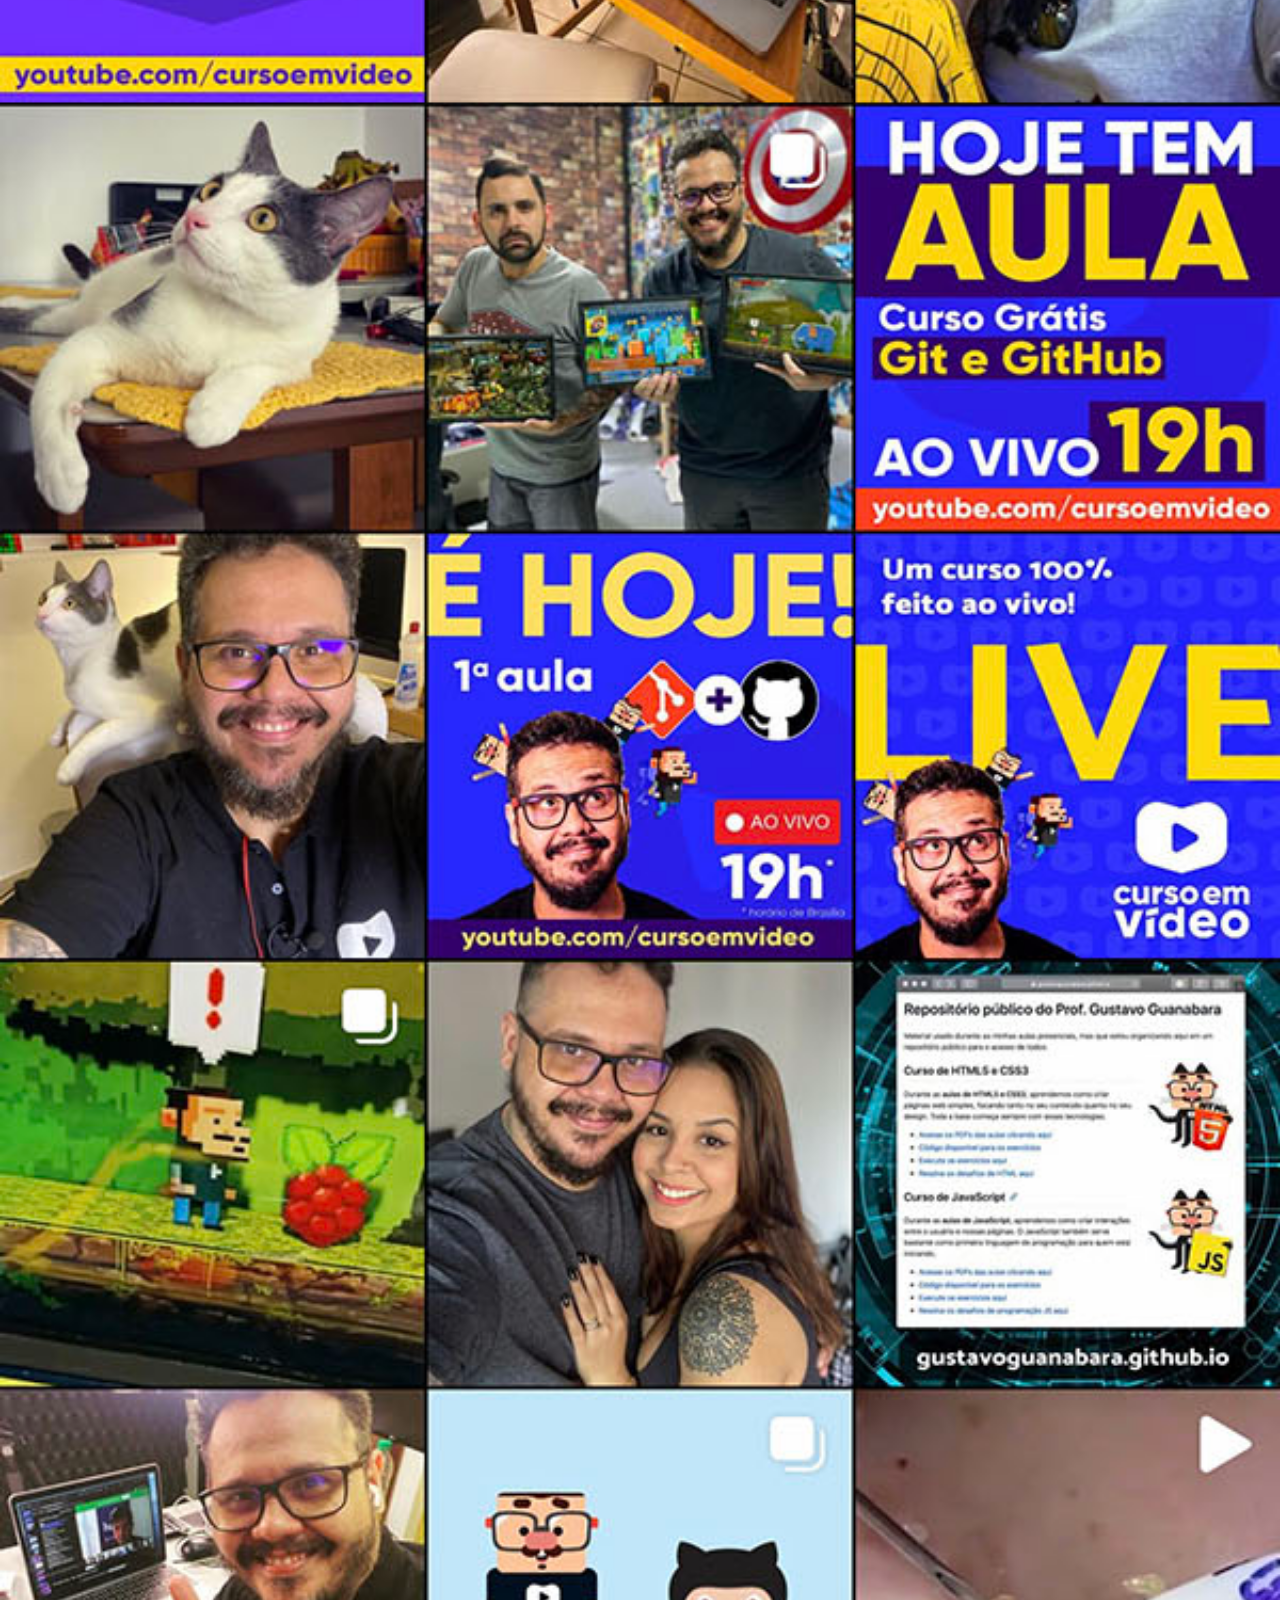
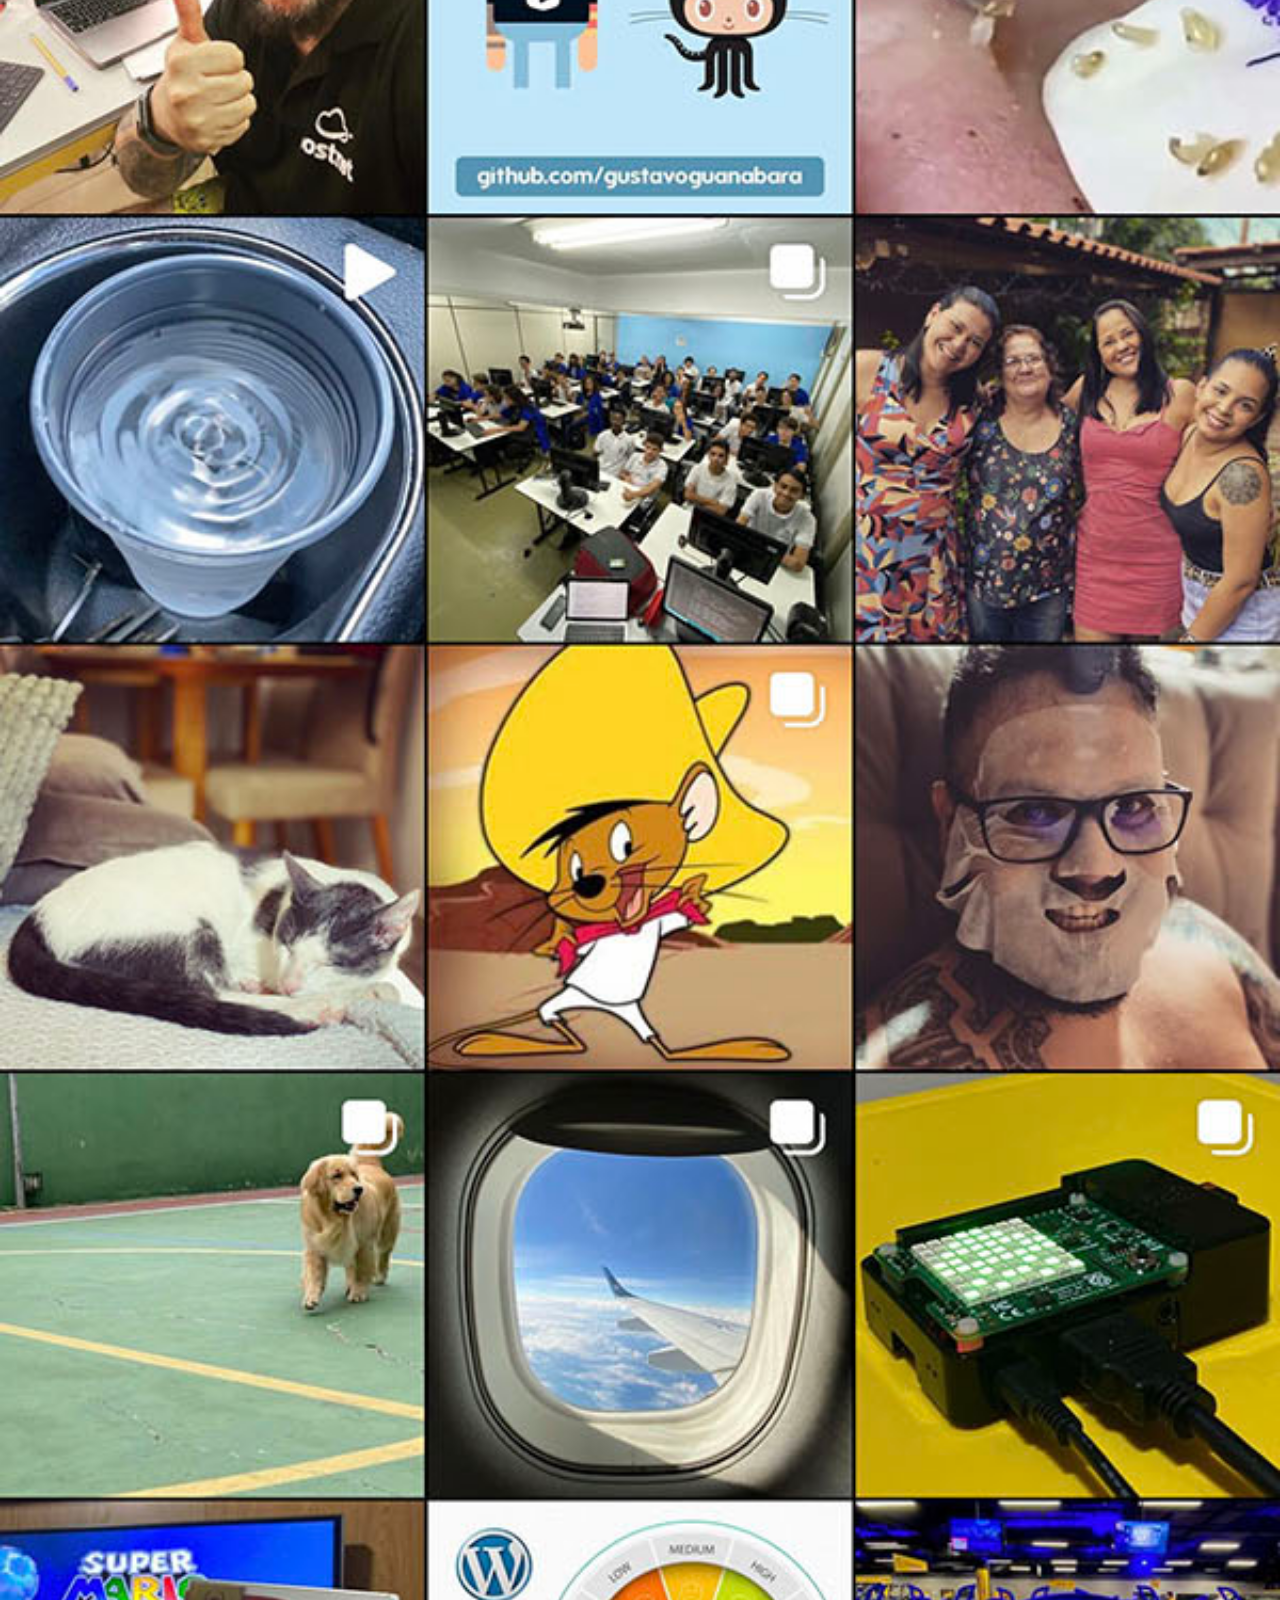
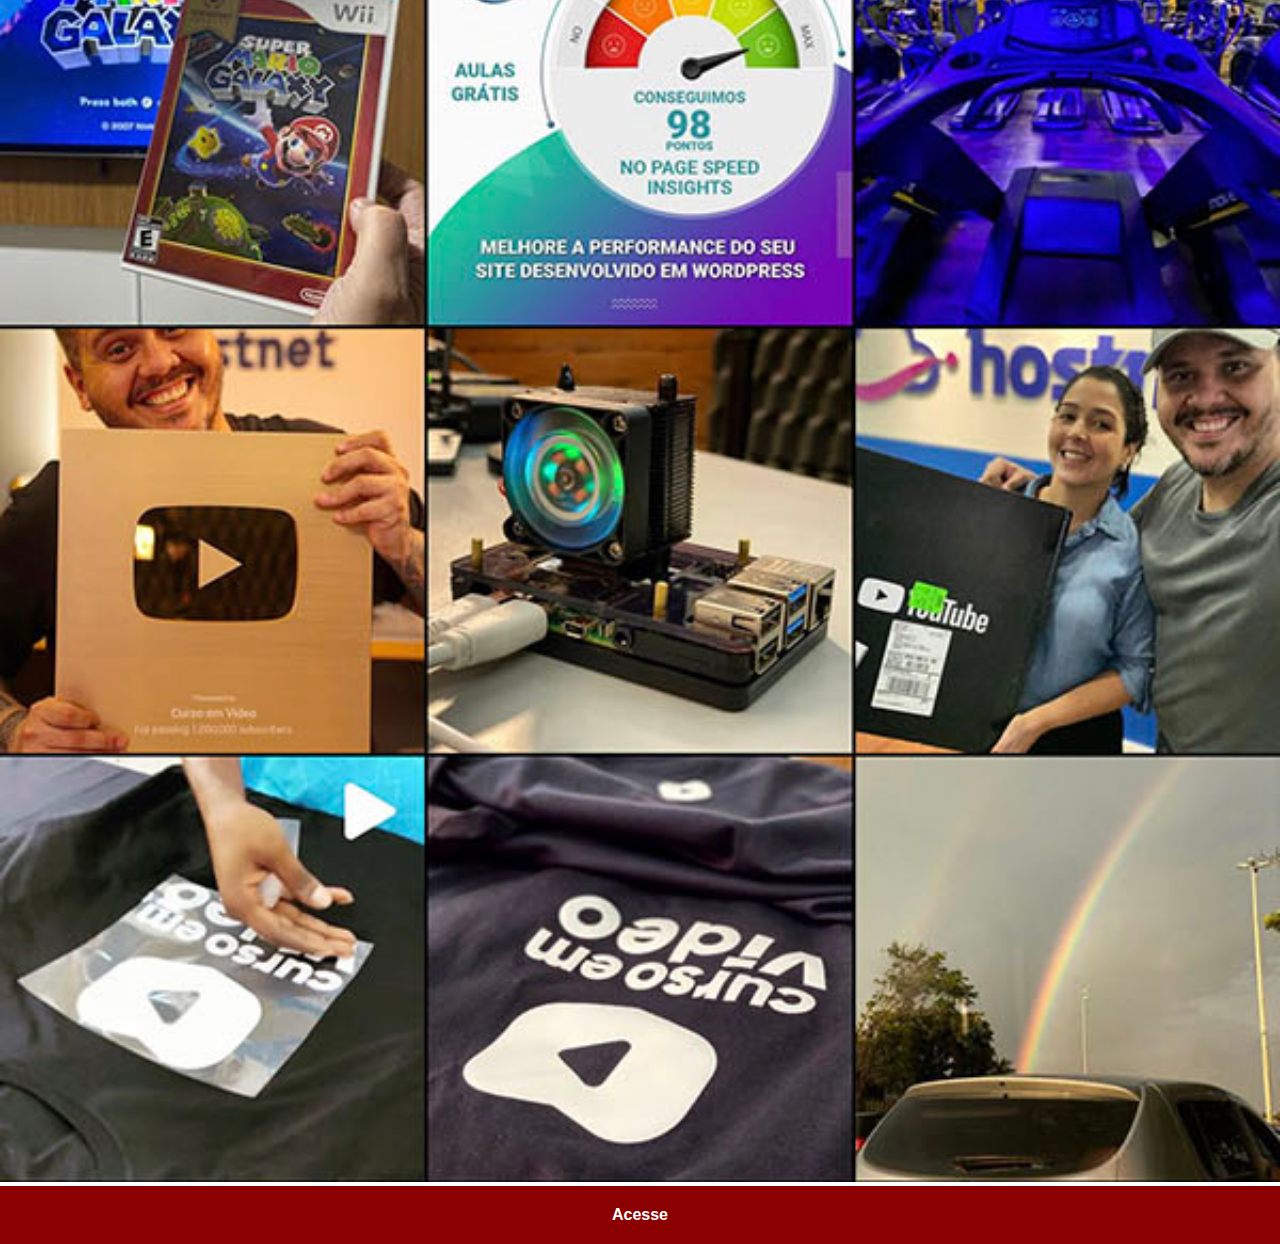
<file: instagram.html>
<!DOCTYPE html>
<html lang="pt-br">
<head>
    <meta charset="UTF-8">
    <meta name="viewport" content="width=device-width, initial-scale=1.0">
    <title>Instagram</title>
    <link rel="stylesheet" href="estilos/social.css">
</head>
<body>
    <img src="imagens/tela-instagram.jpg" alt="">
    <a href="https://www.instagram.com/gustavoguanabara" target="_blank">Acesse</a>
</body>
</html>
</file>
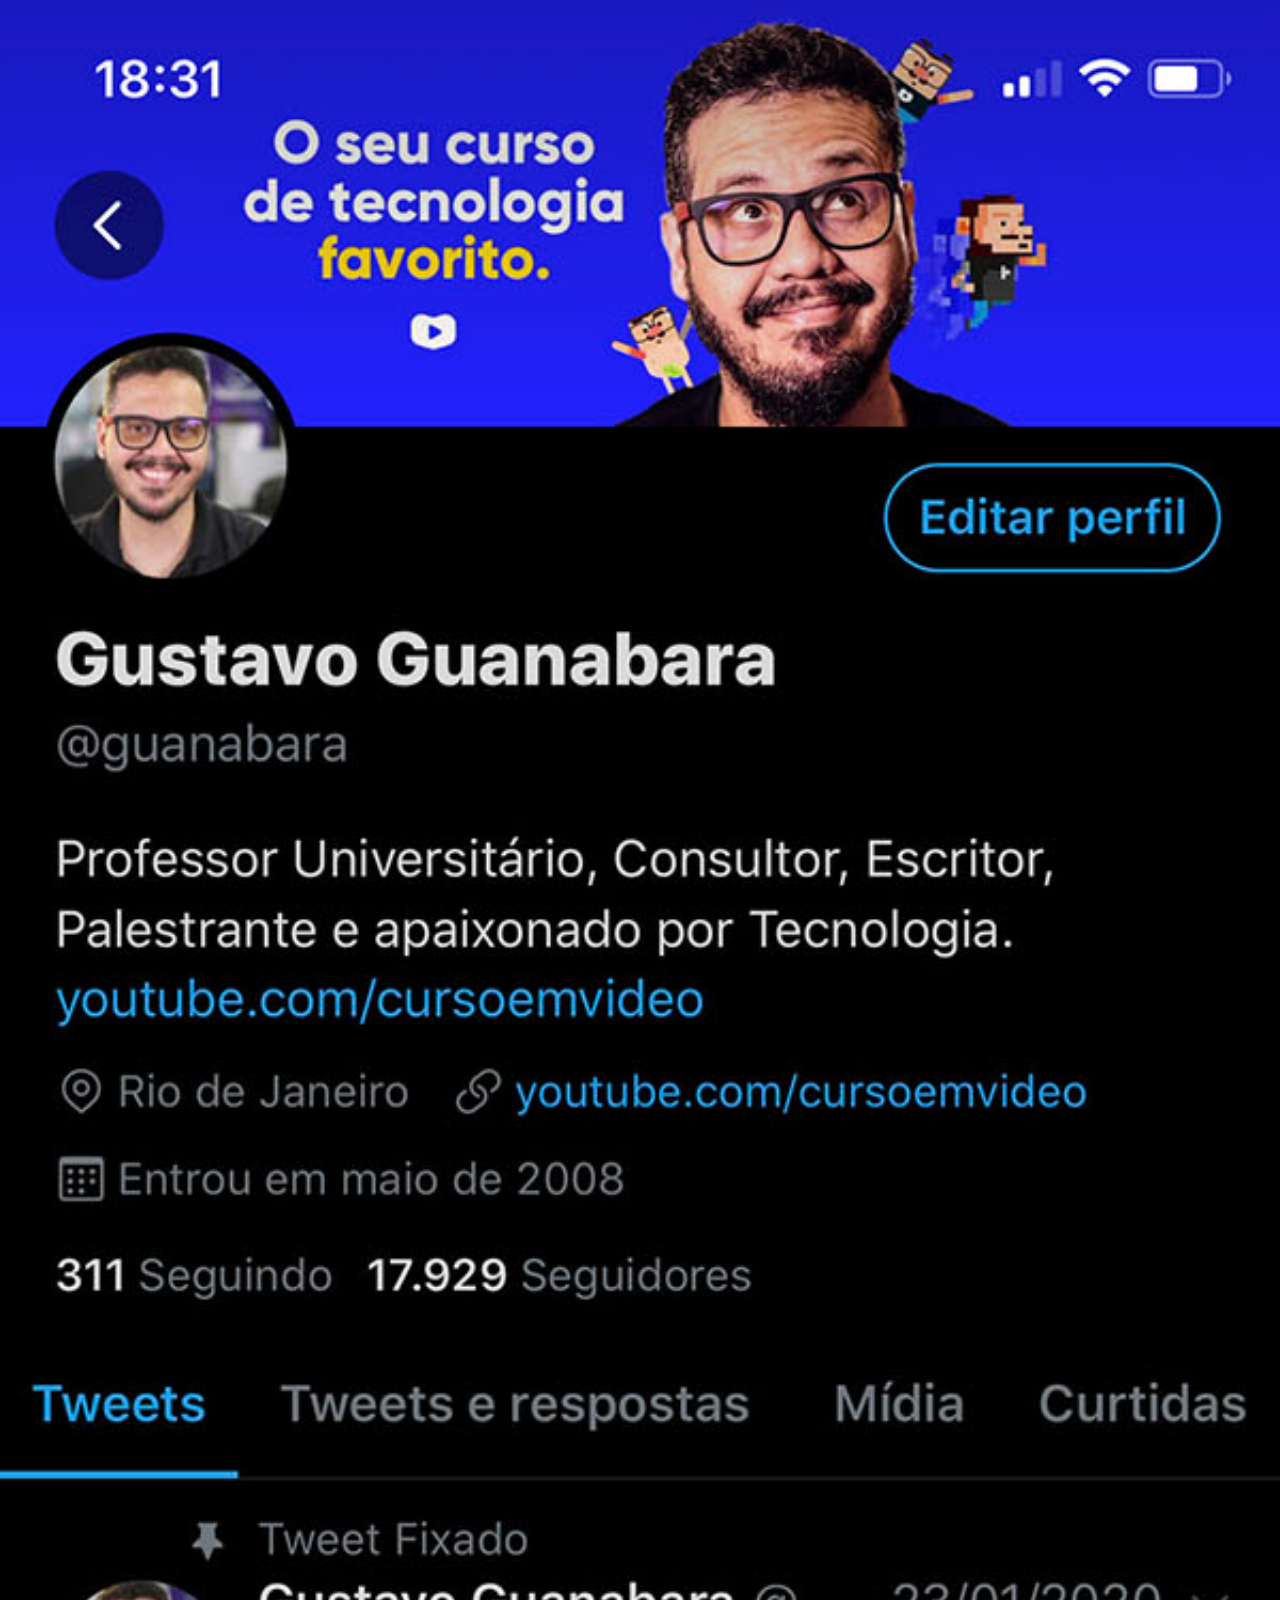
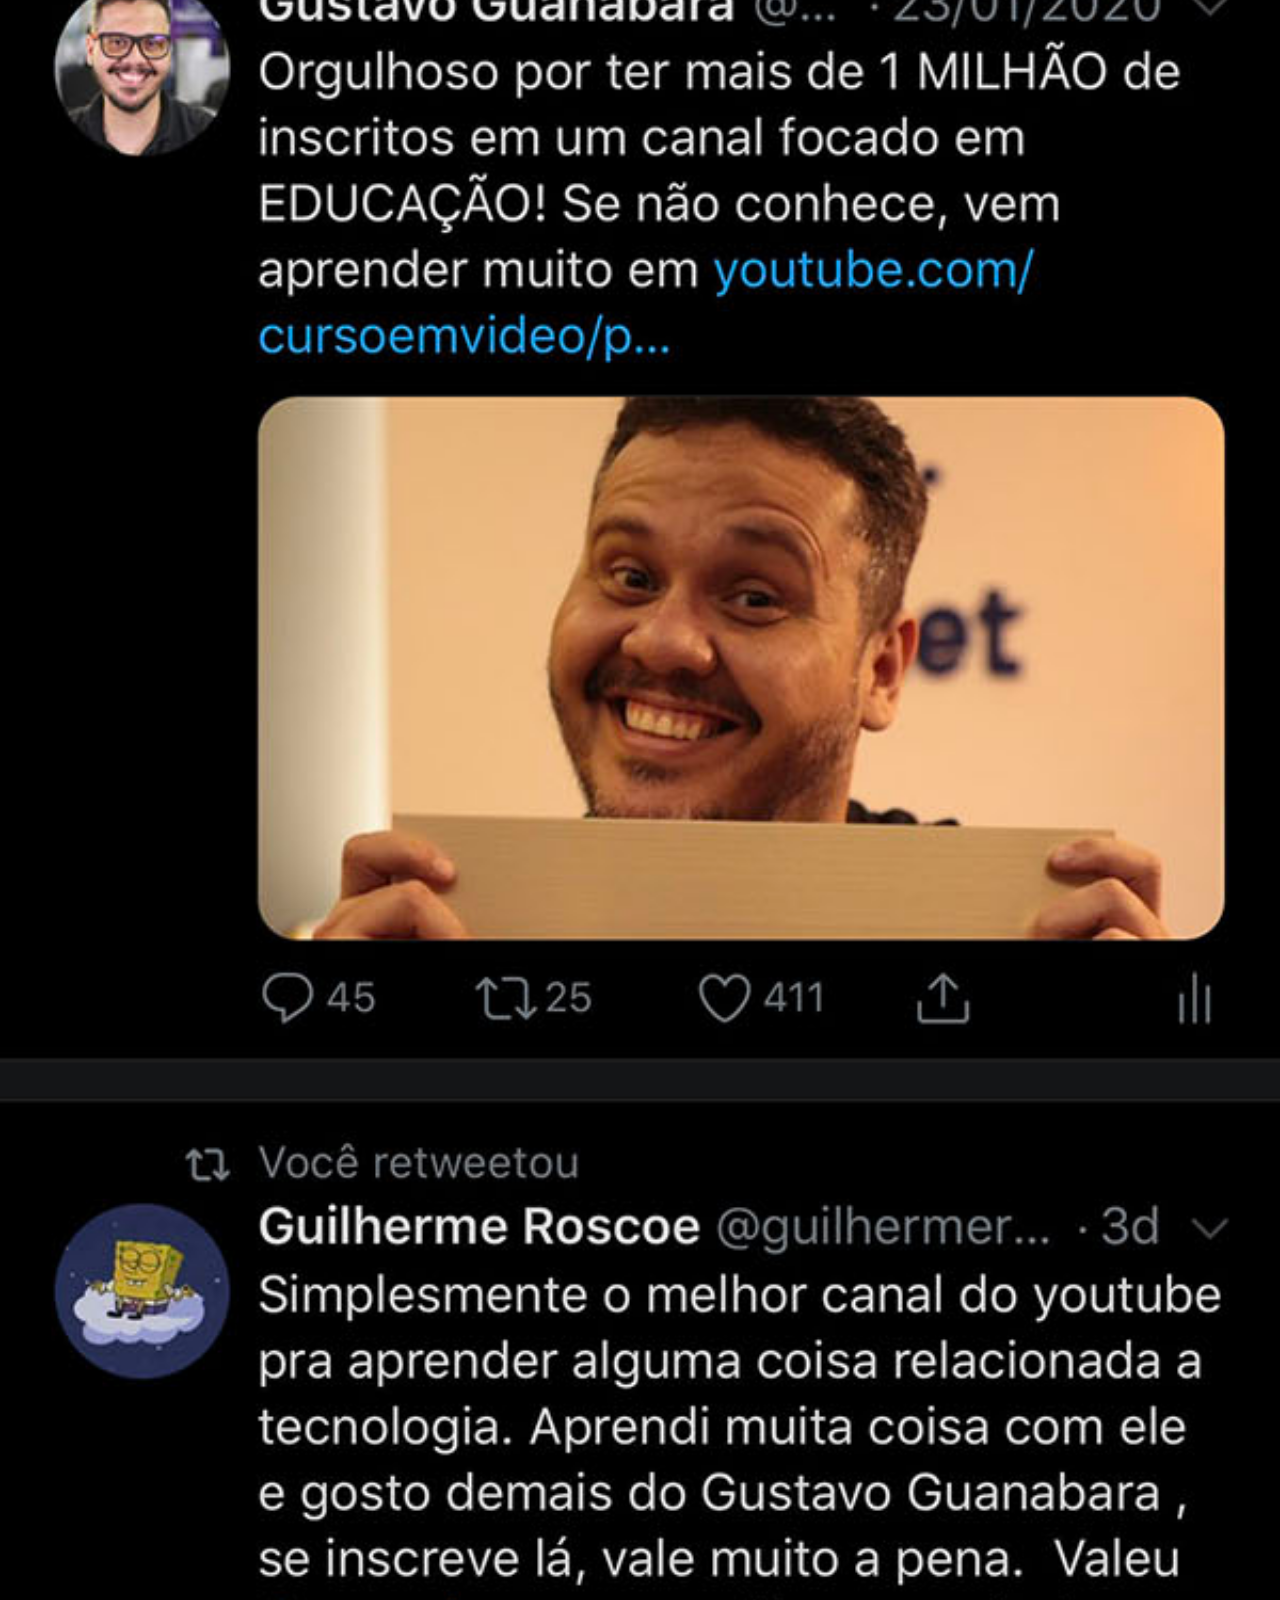
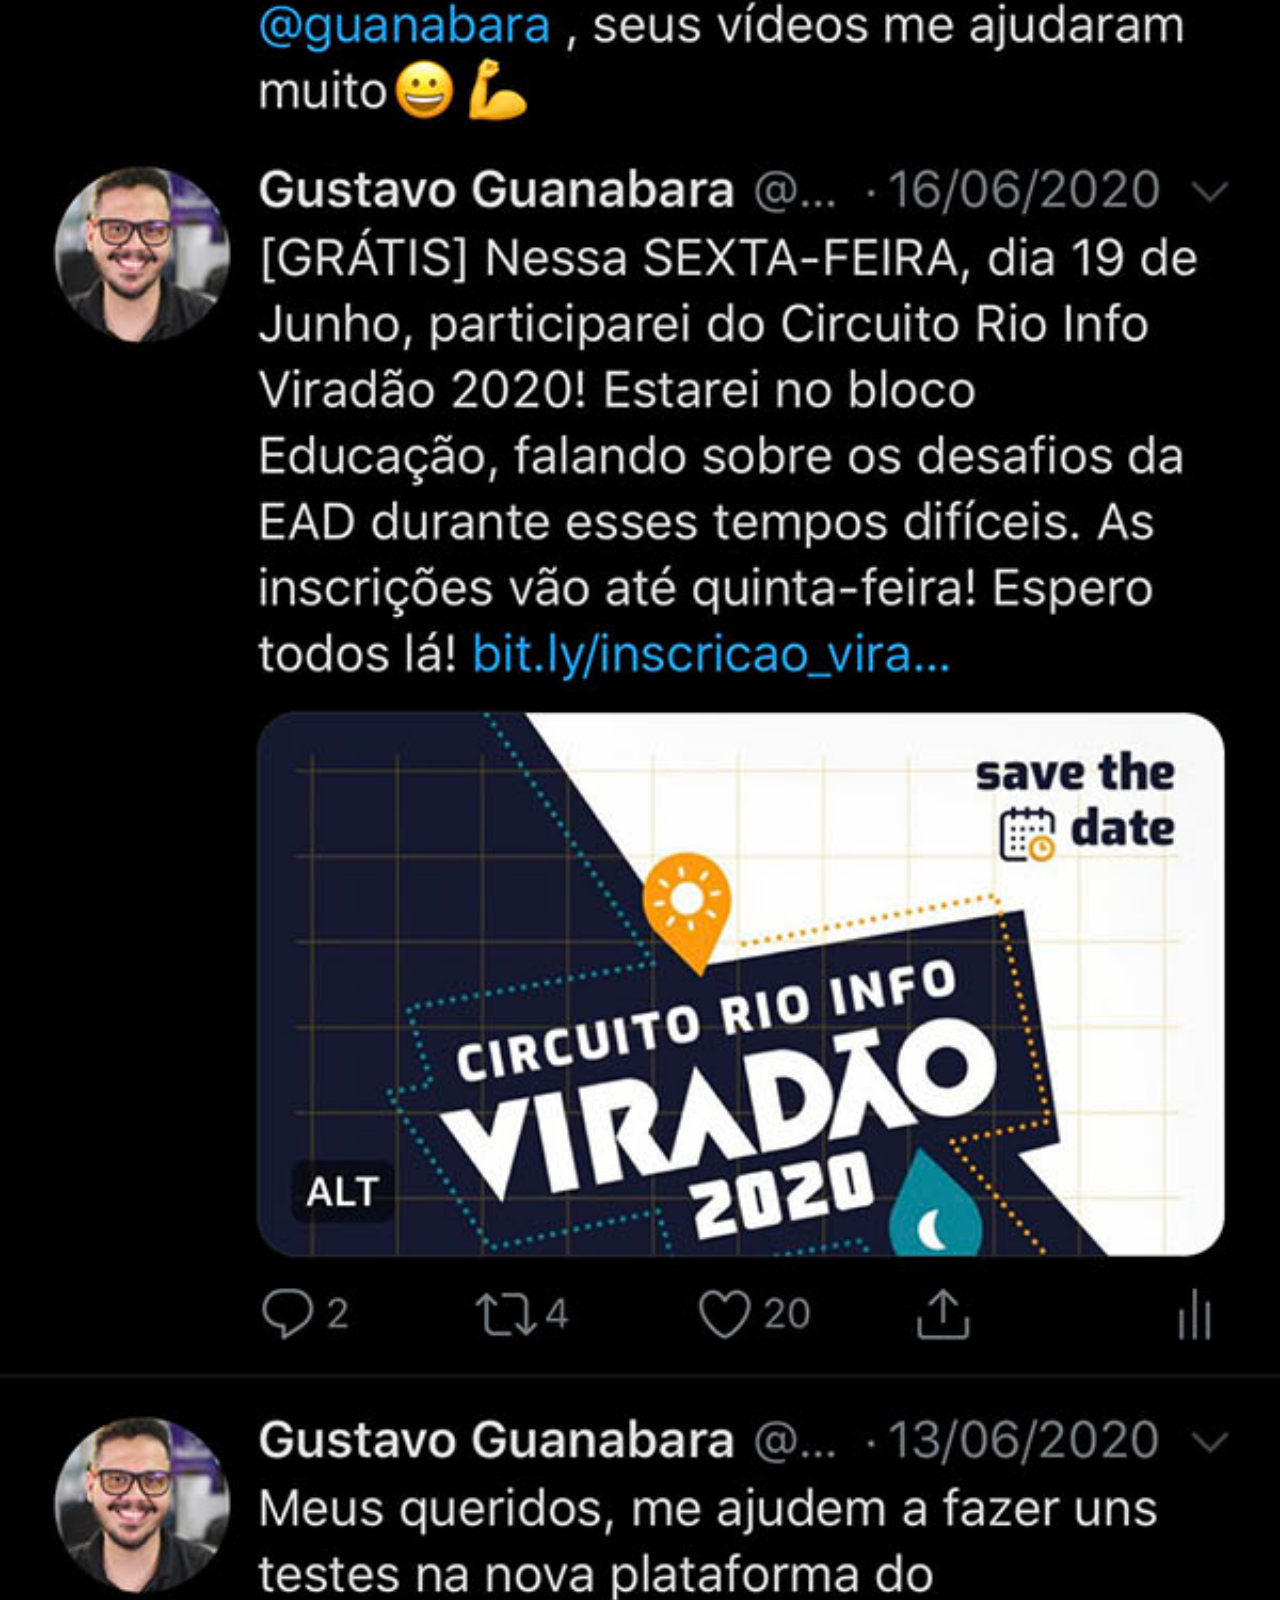
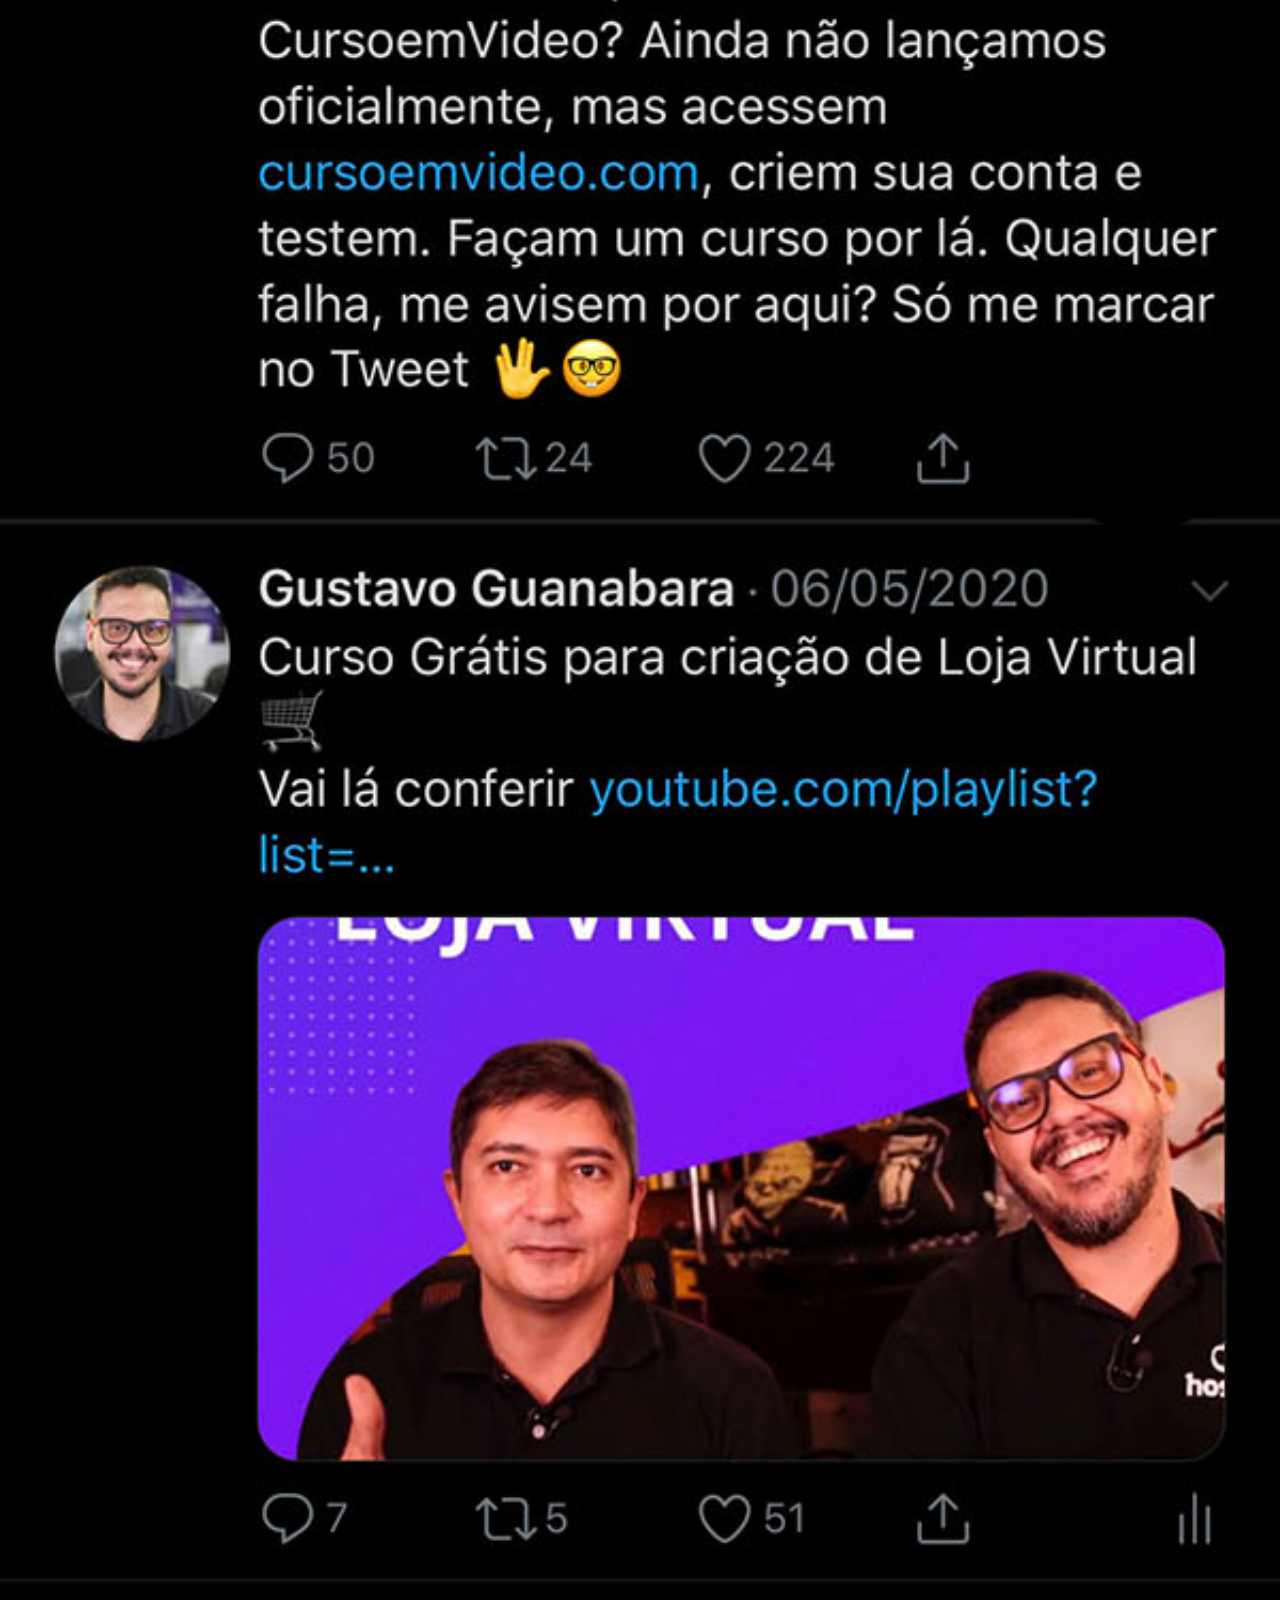
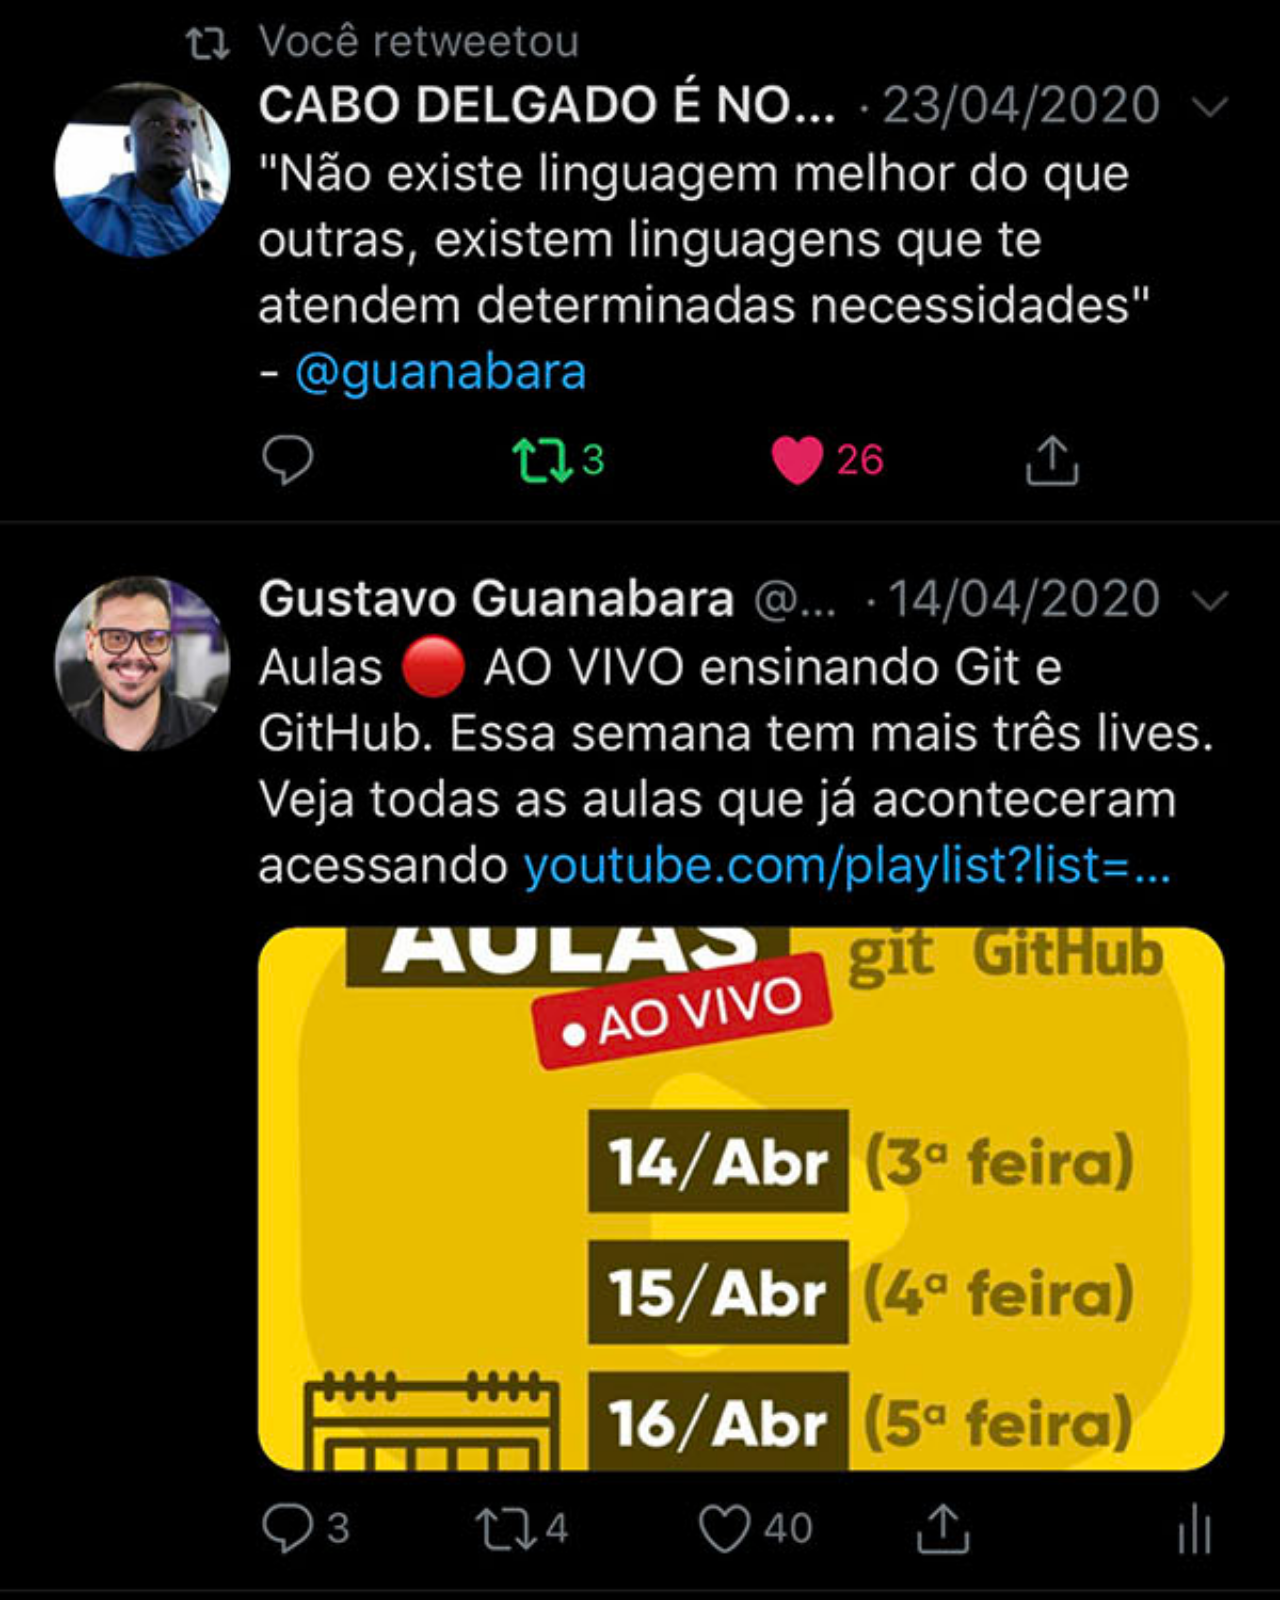
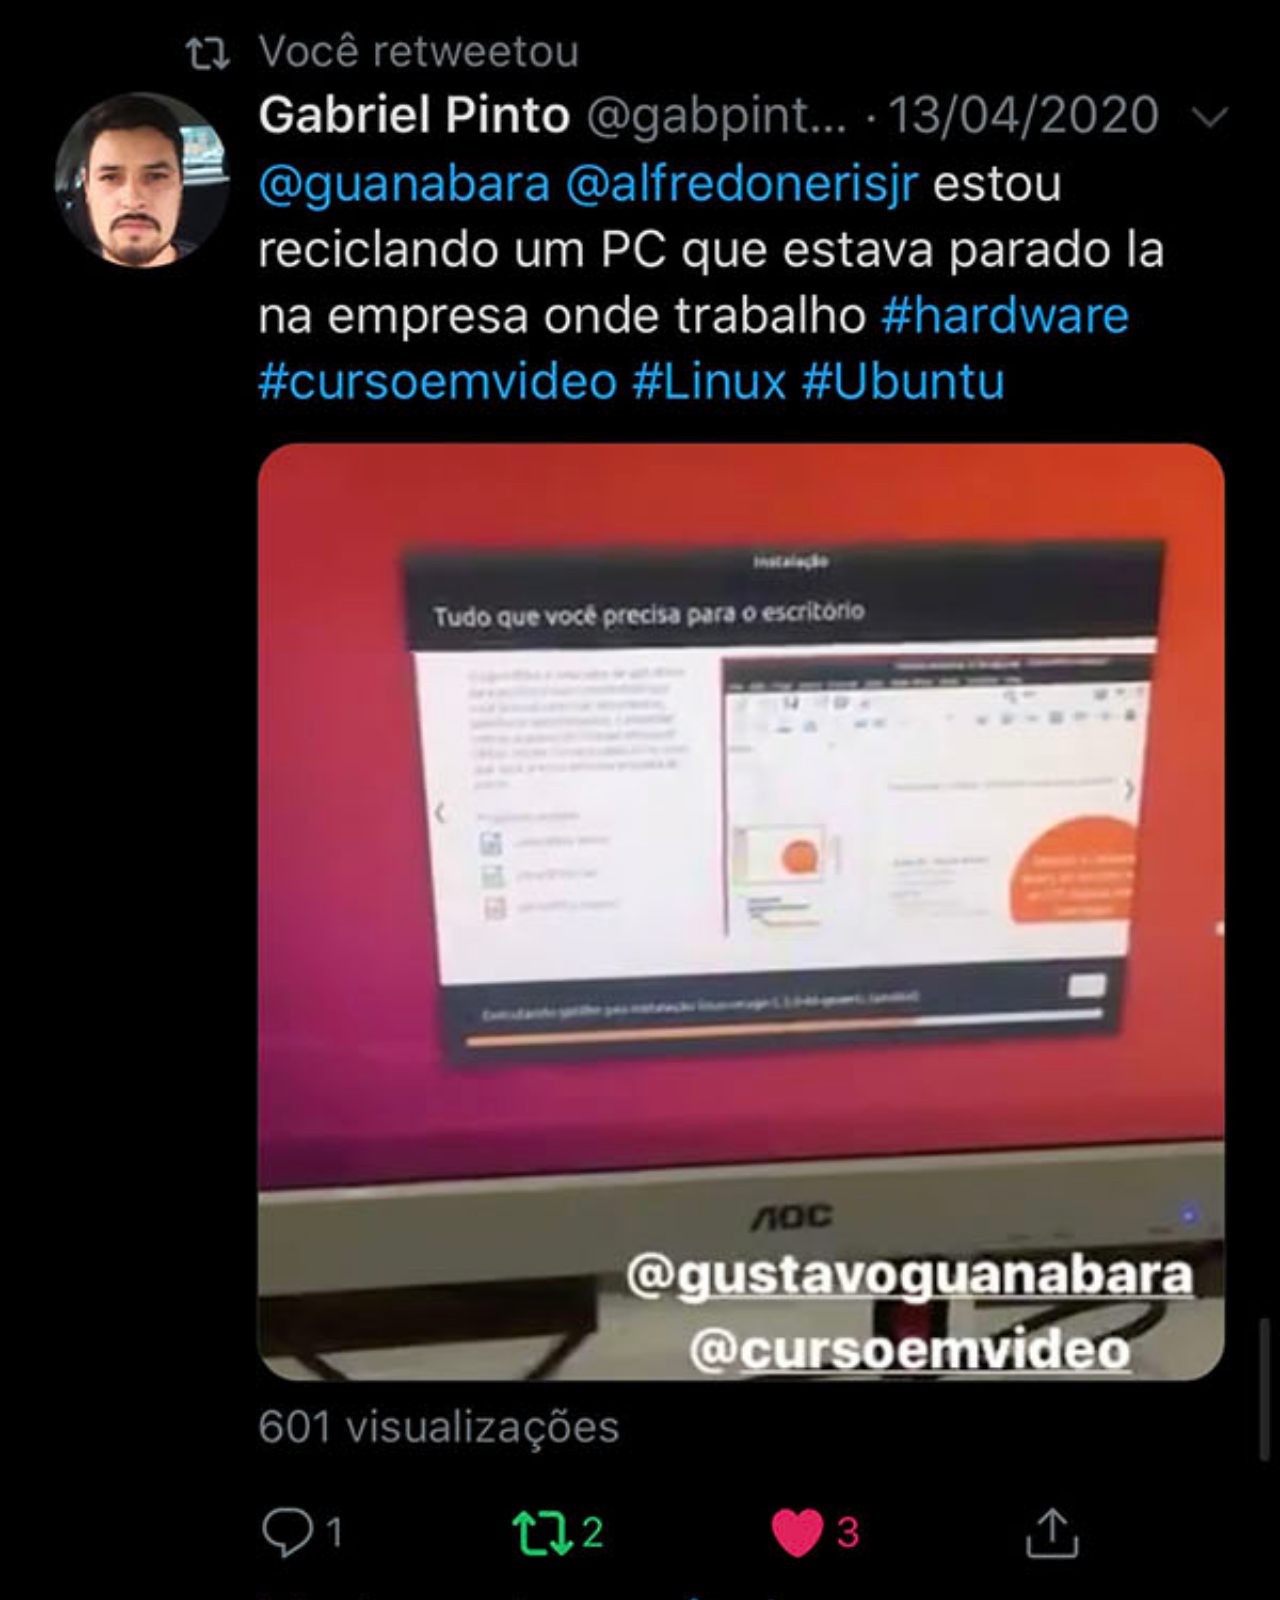
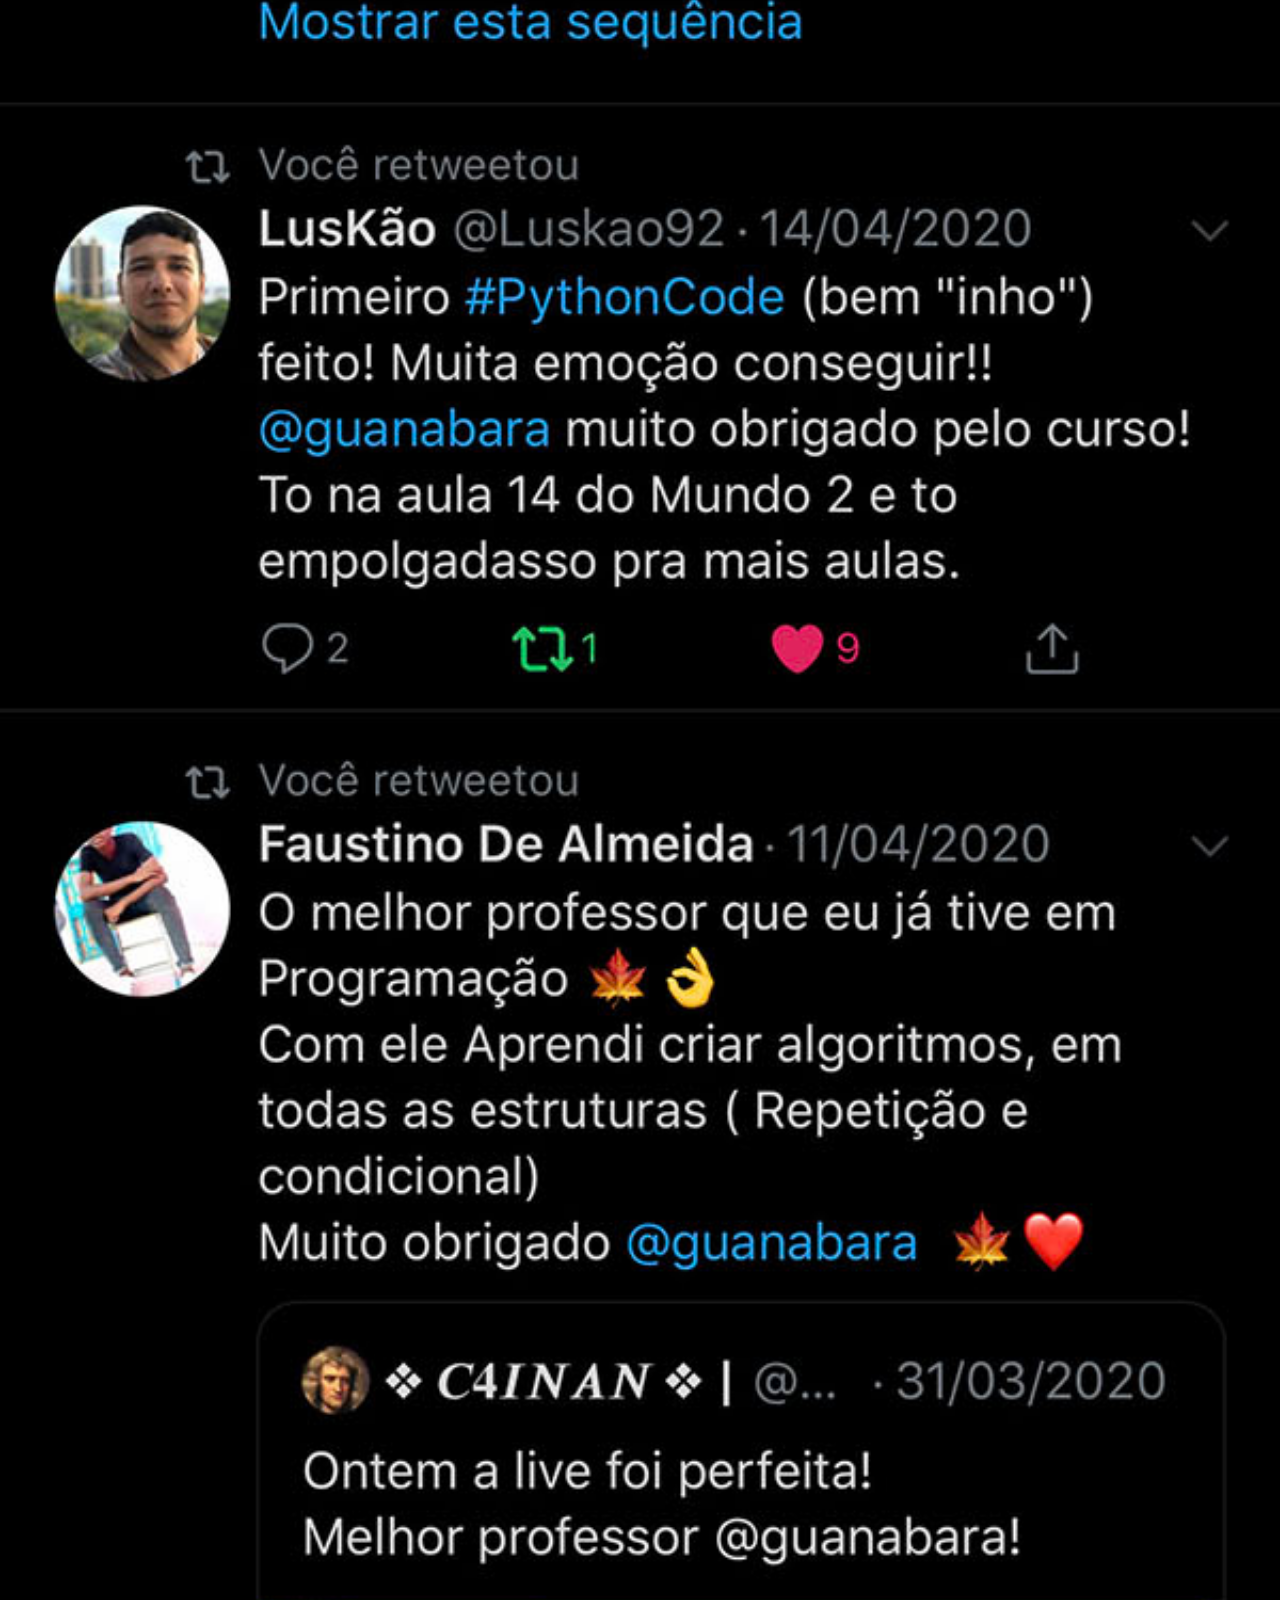
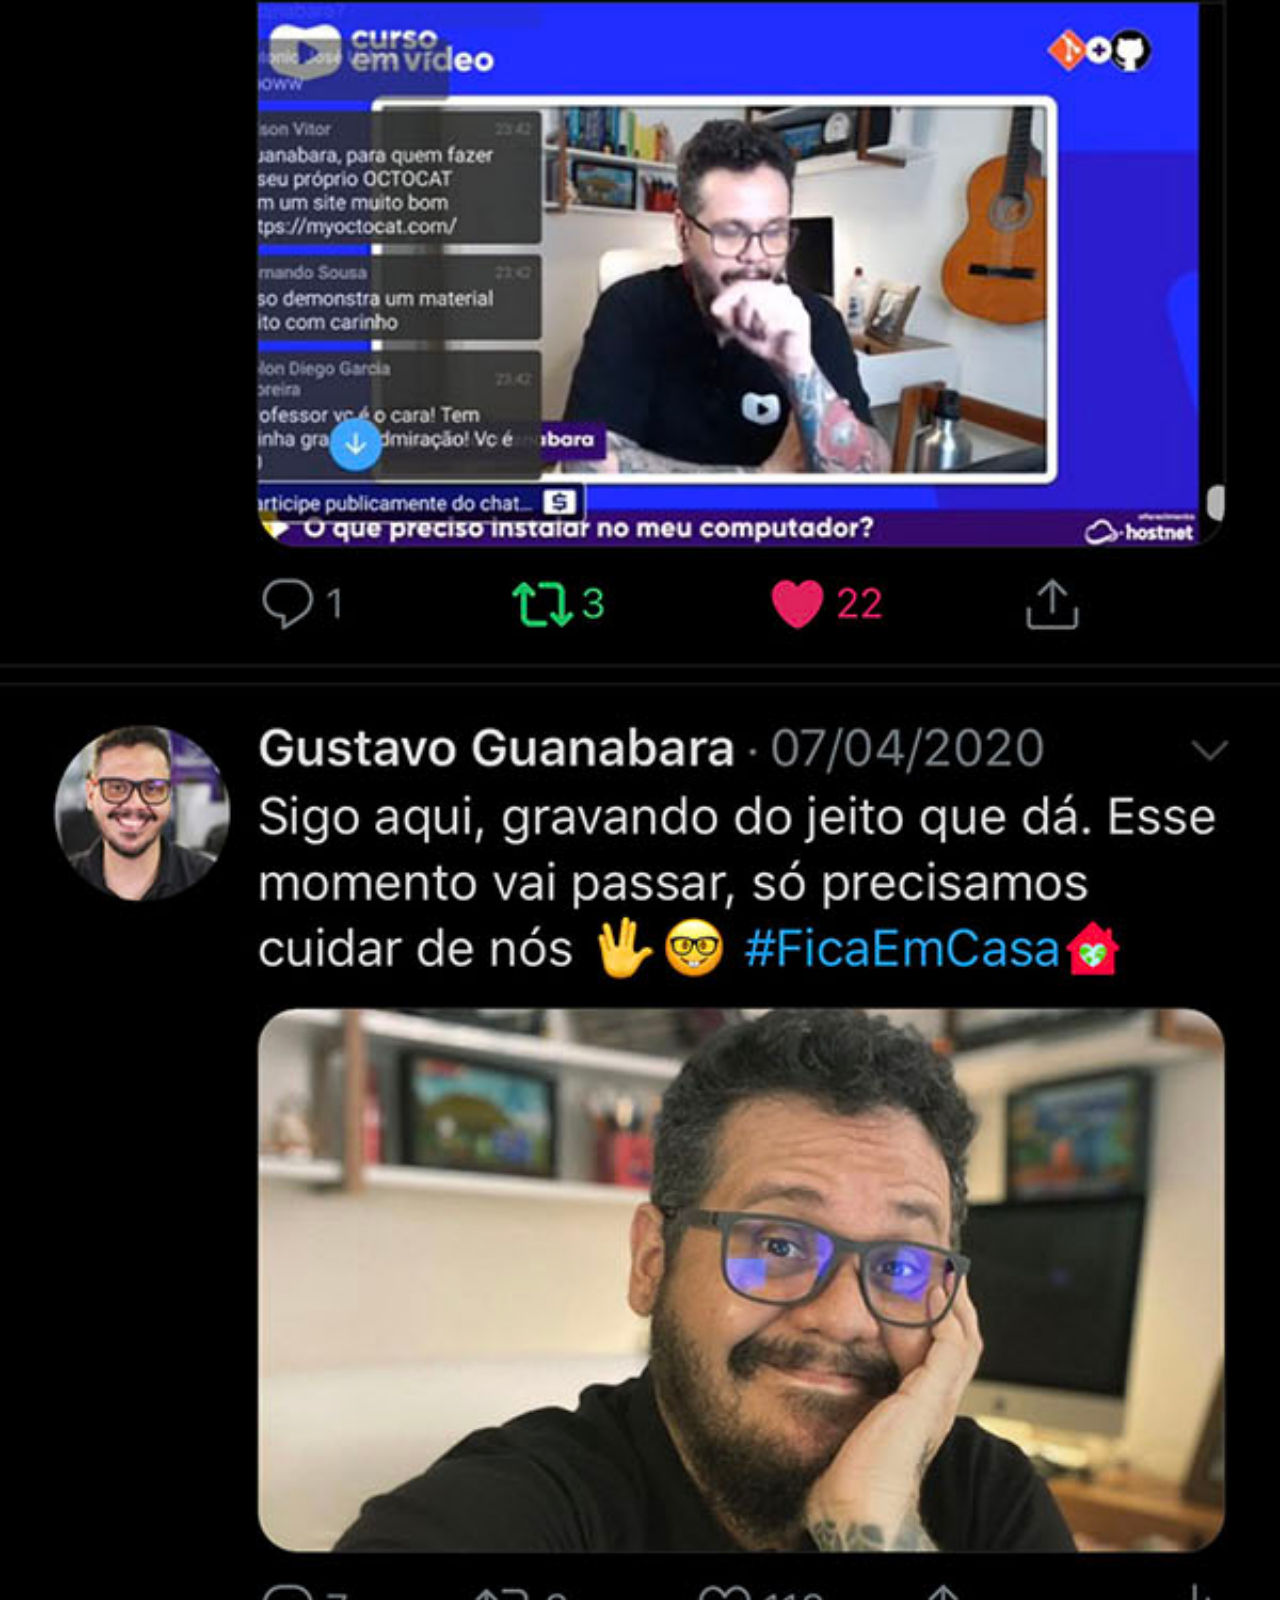
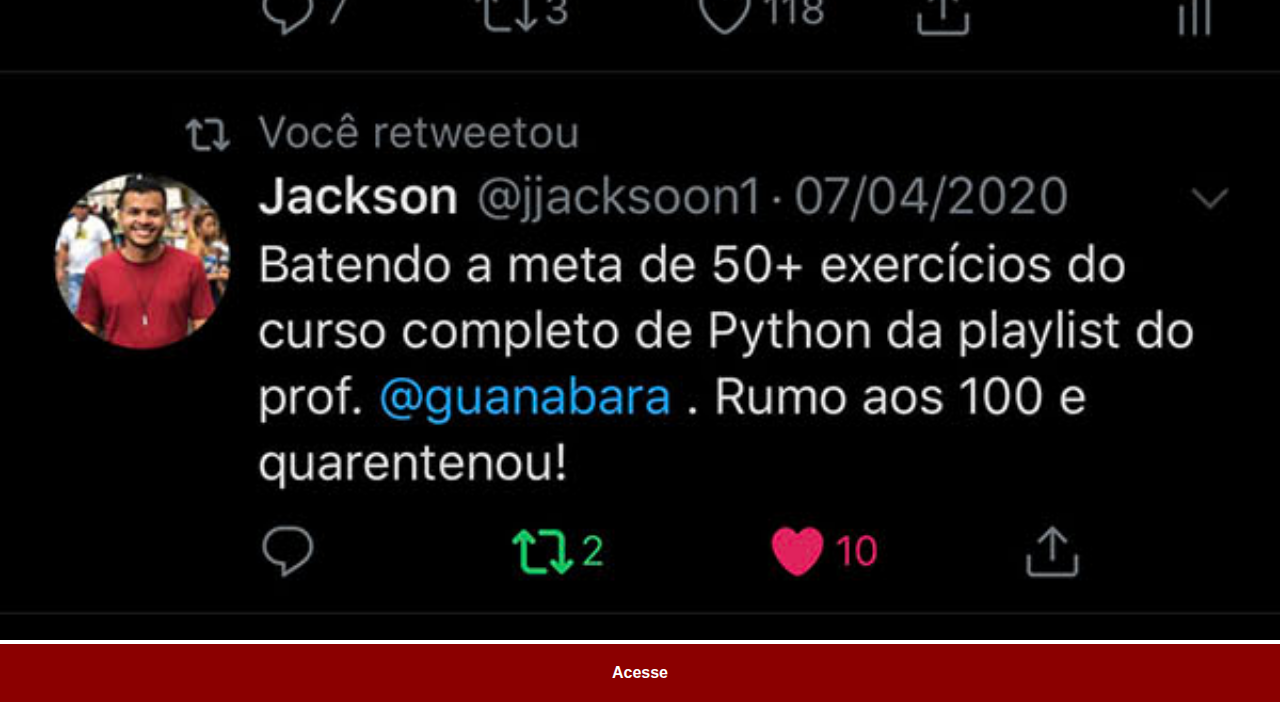
<file: twitter.html>
<!DOCTYPE html>
<html lang="pt-br">
<head>
    <meta charset="UTF-8">
    <meta name="viewport" content="width=device-width, initial-scale=1.0">
    <title>Twitter</title>
    <link rel="stylesheet" href="estilos/social.css">
</head>
<body>
    <img src="imagens/tela-twitter.jpg" alt="">
    <a href="https://twitter.com/cursosemvideo" target="_blank">Acesse</a>
</body>
</html>
</file>
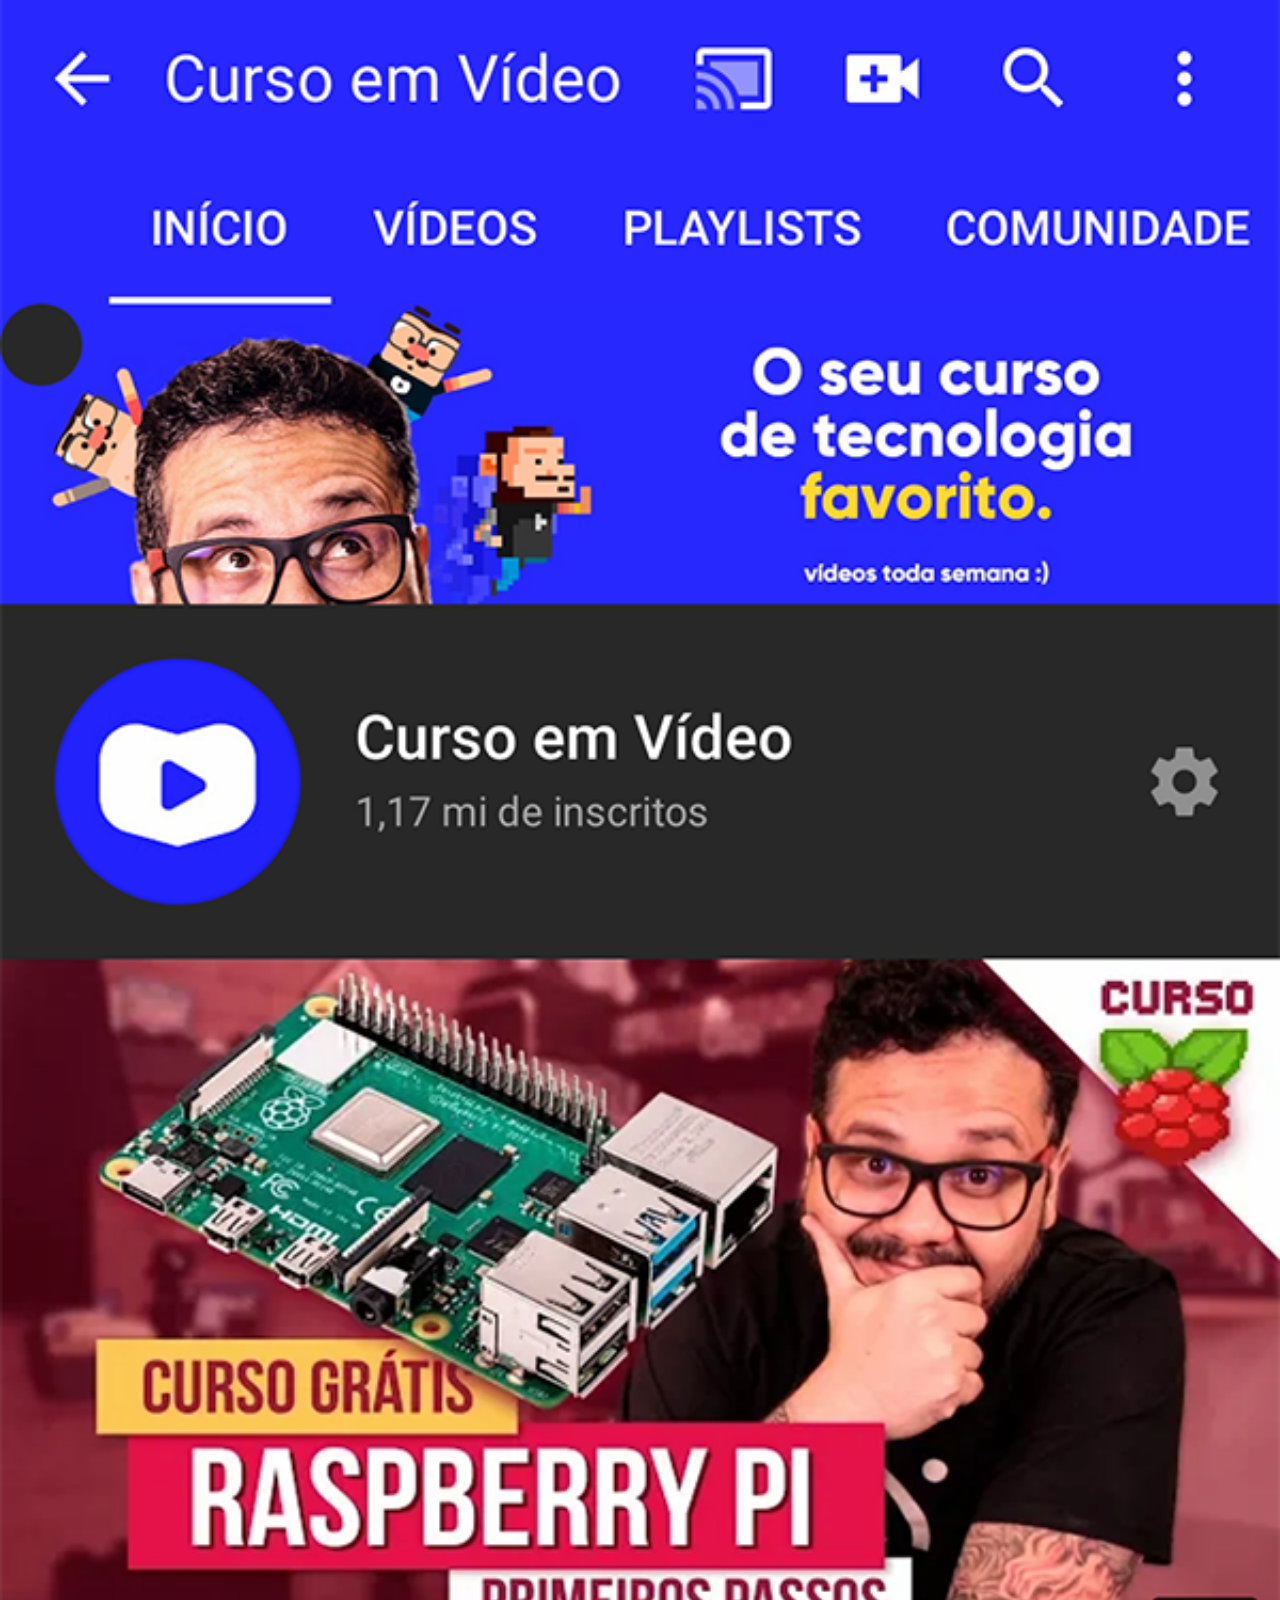
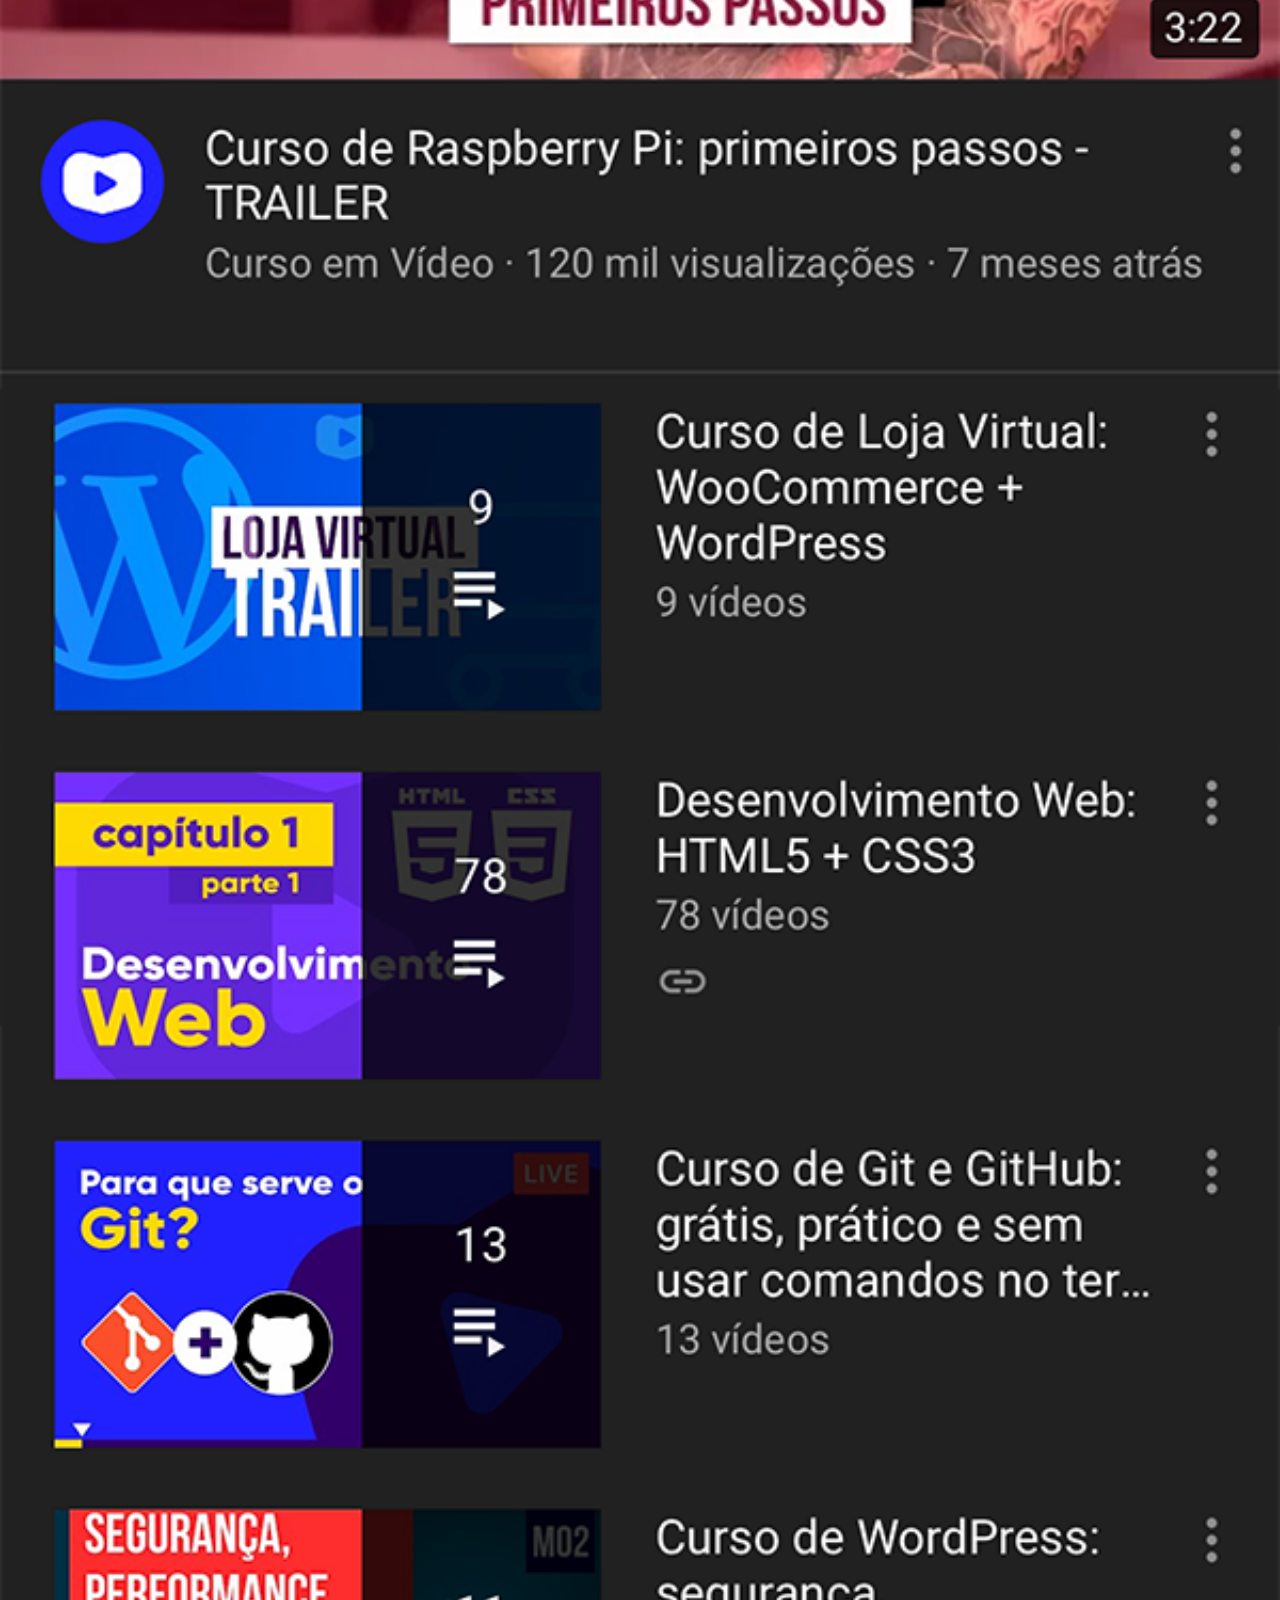
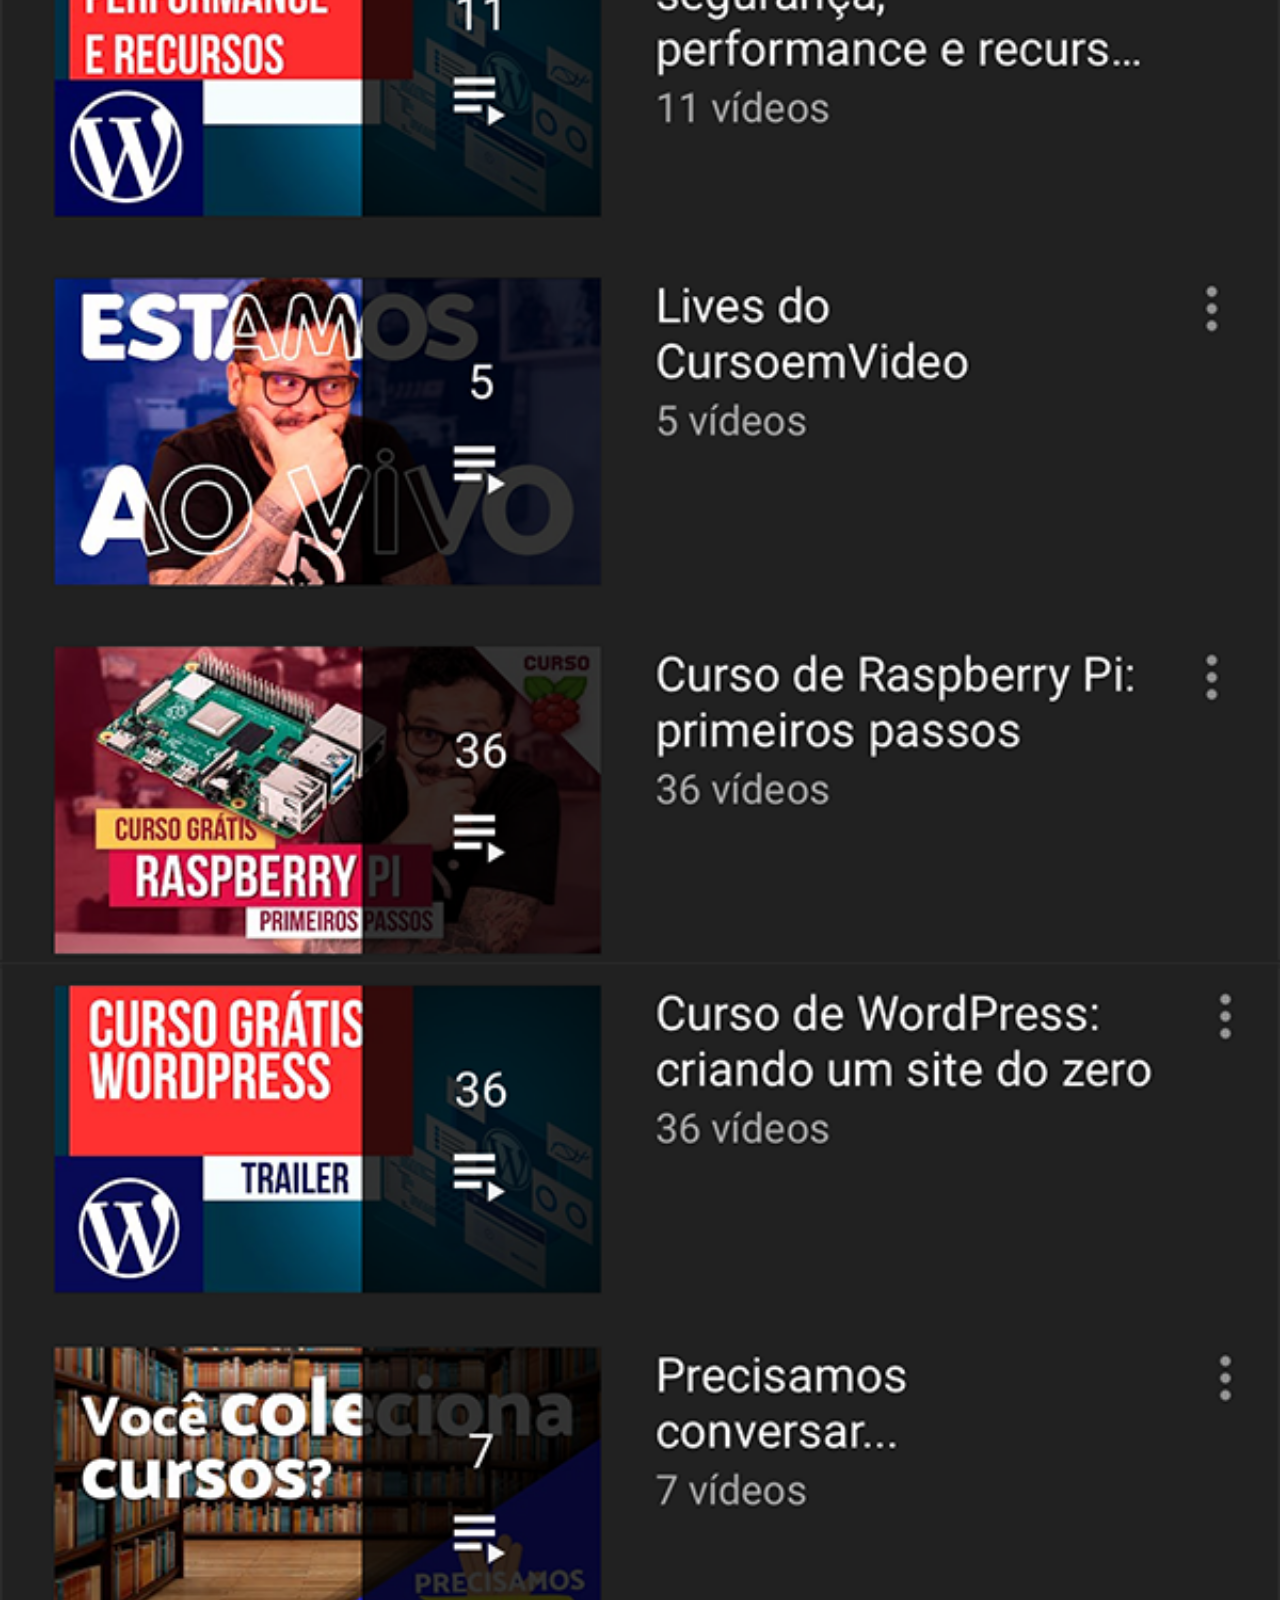
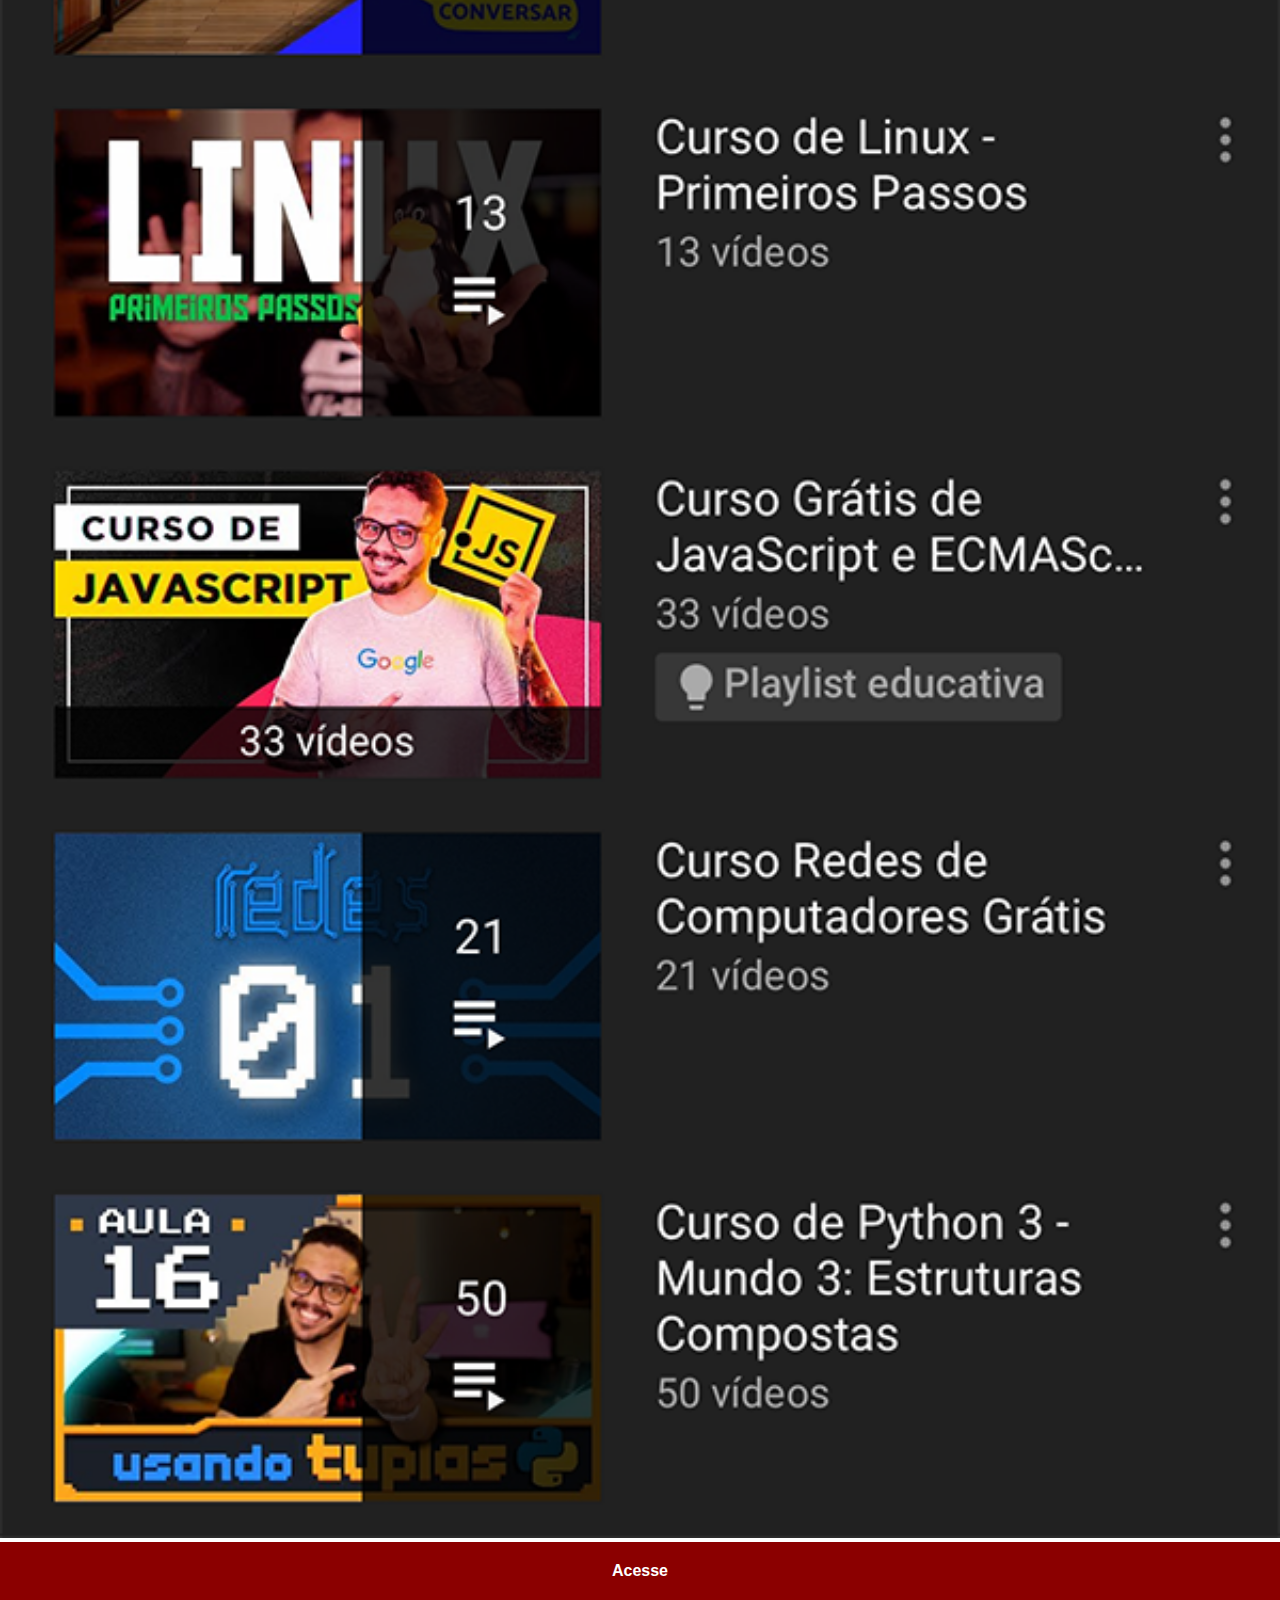
<file: youtube.html>
<!DOCTYPE html>
<html lang="pt-br">
<head>
    <meta charset="UTF-8">
    <meta name="viewport" content="width=device-width, initial-scale=1.0">
    <title>youtube</title>
    <link rel="stylesheet" href="estilos/social.css">
</head>
<body>
    <img src="imagens/tela-youtube.png" alt="">
    <a href="https://www.youtube.com/@CursoemVideo/playlists" target="_blank">Acesse</a>
</body>
</html>
</file>
<file: estilos/style.css>
@charset "UTF-8";

*{
    margin: 0%;
    padding: 0%;
    font-family: Arial, Helvetica, sans-serif;
}

html, body {
    height: 100vh;
    width: 100vw;
    background-color: black;
}
body {
    background: url('../imagens/fundo-madeira.jpg')no-repeat top center;
    background-size: cover;
    background-attachment: fixed;
}
main {
    position: relative;
    height: 100vh;
}
section#telefone {
    position: absolute;
    top: 50%;
    left: 50%;
    transform: translate(-50%, -50%);
    height: 627px;
    width: 311px;
    background: url('../imagens/frame-iphone.png') no-repeat;
}

iframe#tela {
    position: relative;
    top: 80px;
    left: 22px;
    width: 267px;
    height: 471px;
}
section#redes-sociais {
    text-align: right;
}
section#redes-sociais img {
    width: 50px;
    margin: 10px;
    border-radius: 50%;
    box-shadow: 2px 2px 5px rgba(0, 0, 0, 0.404);
    box-sizing: border-box;
}

section#redes-sociais img:hover {
    border: 2px solid rgba(255, 255, 255, 0.603);
    transform: translate(-3px, -3px);
    box-shadow: 5px 5px 10px rgba(0, 0, 0, 0.61);
    transition: transform .3s, border 1s; 
}
</file>
<file: estilos/social.css>
@charset 'UTF-8';

*{
    margin: 0%;
    padding: 0%;
    font-family: Arial, Helvetica, sans-serif;
}

::-webkit-scrollbar {
    width: 0px;
    height: 0px;
}
img {
    width: 100vw;
}
a {
    display: block;
    background-color: darkred;
    padding: 20px;
    color: white;
    text-align: center;
    text-decoration: none;
    font-weight: bolder;
    transition: all 1s;
}
a:hover {
    background-color: red;
    transition: all 1s;
}
</file>
